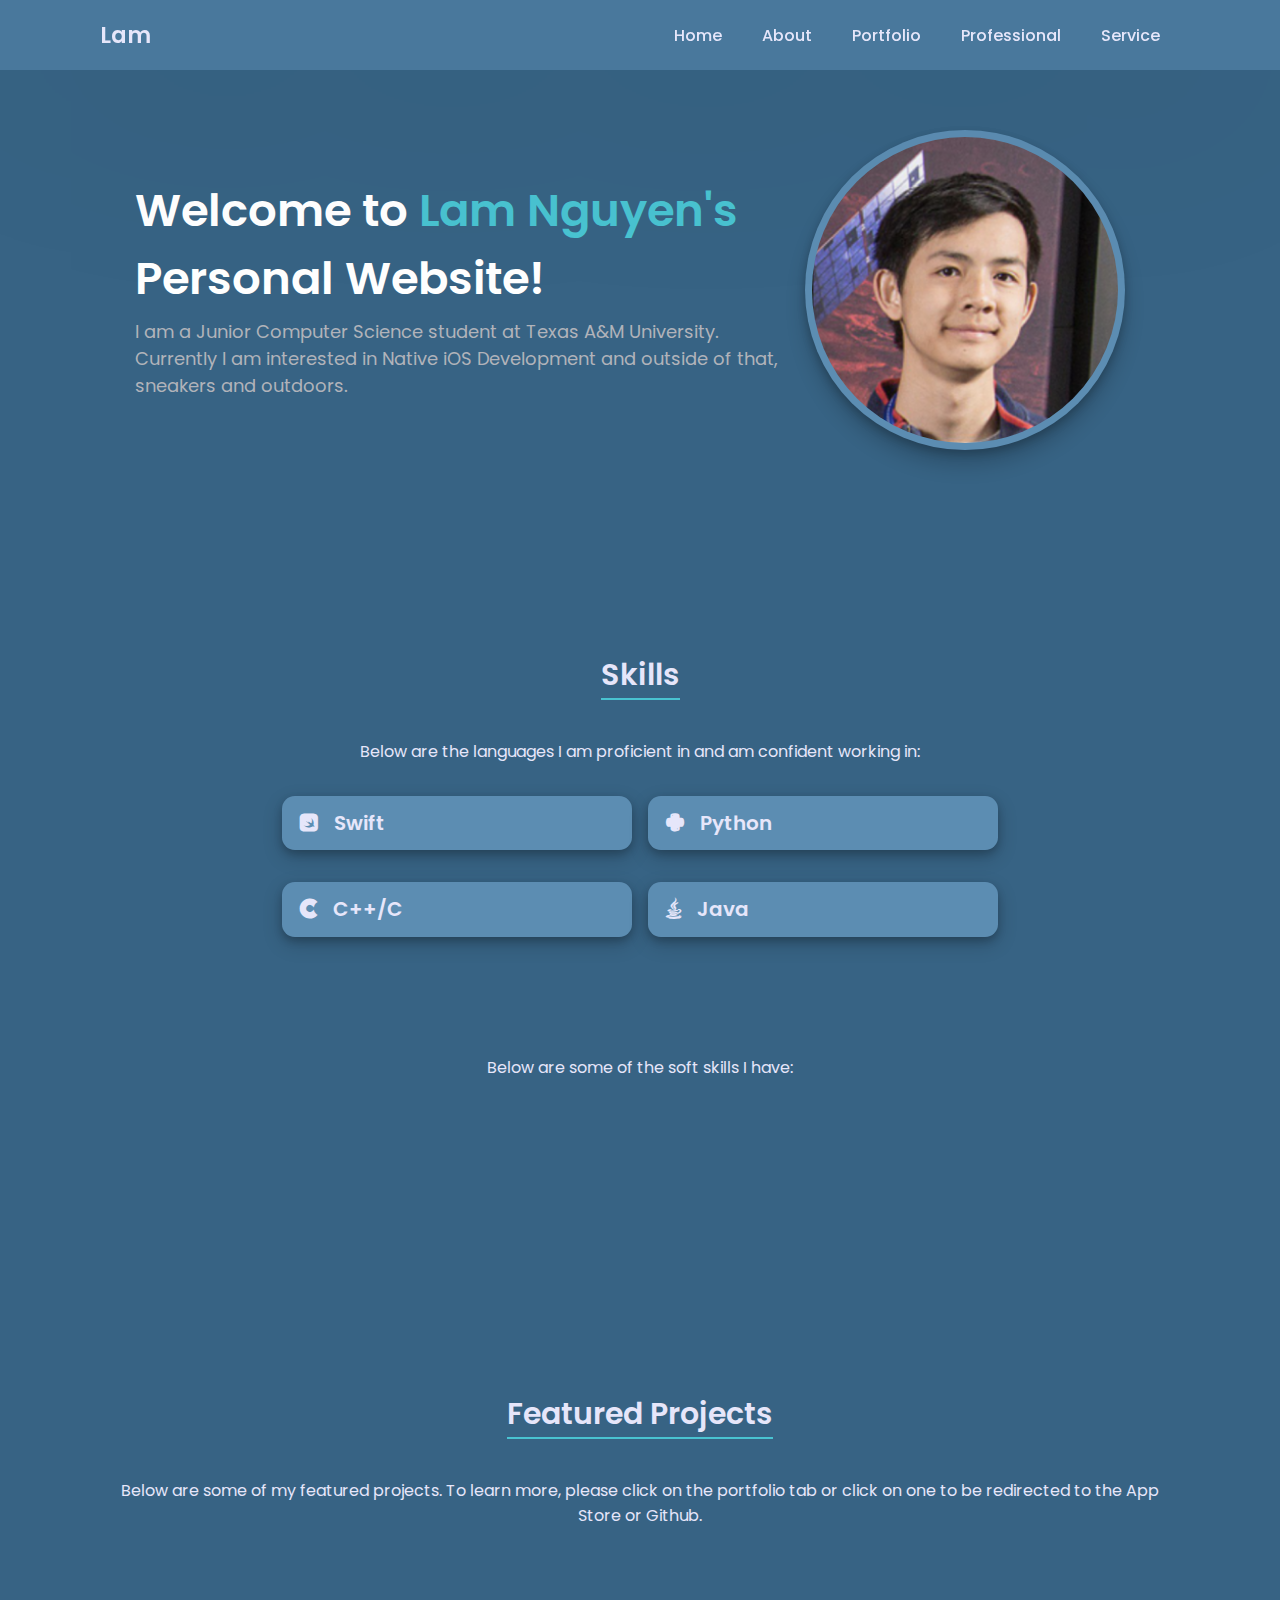
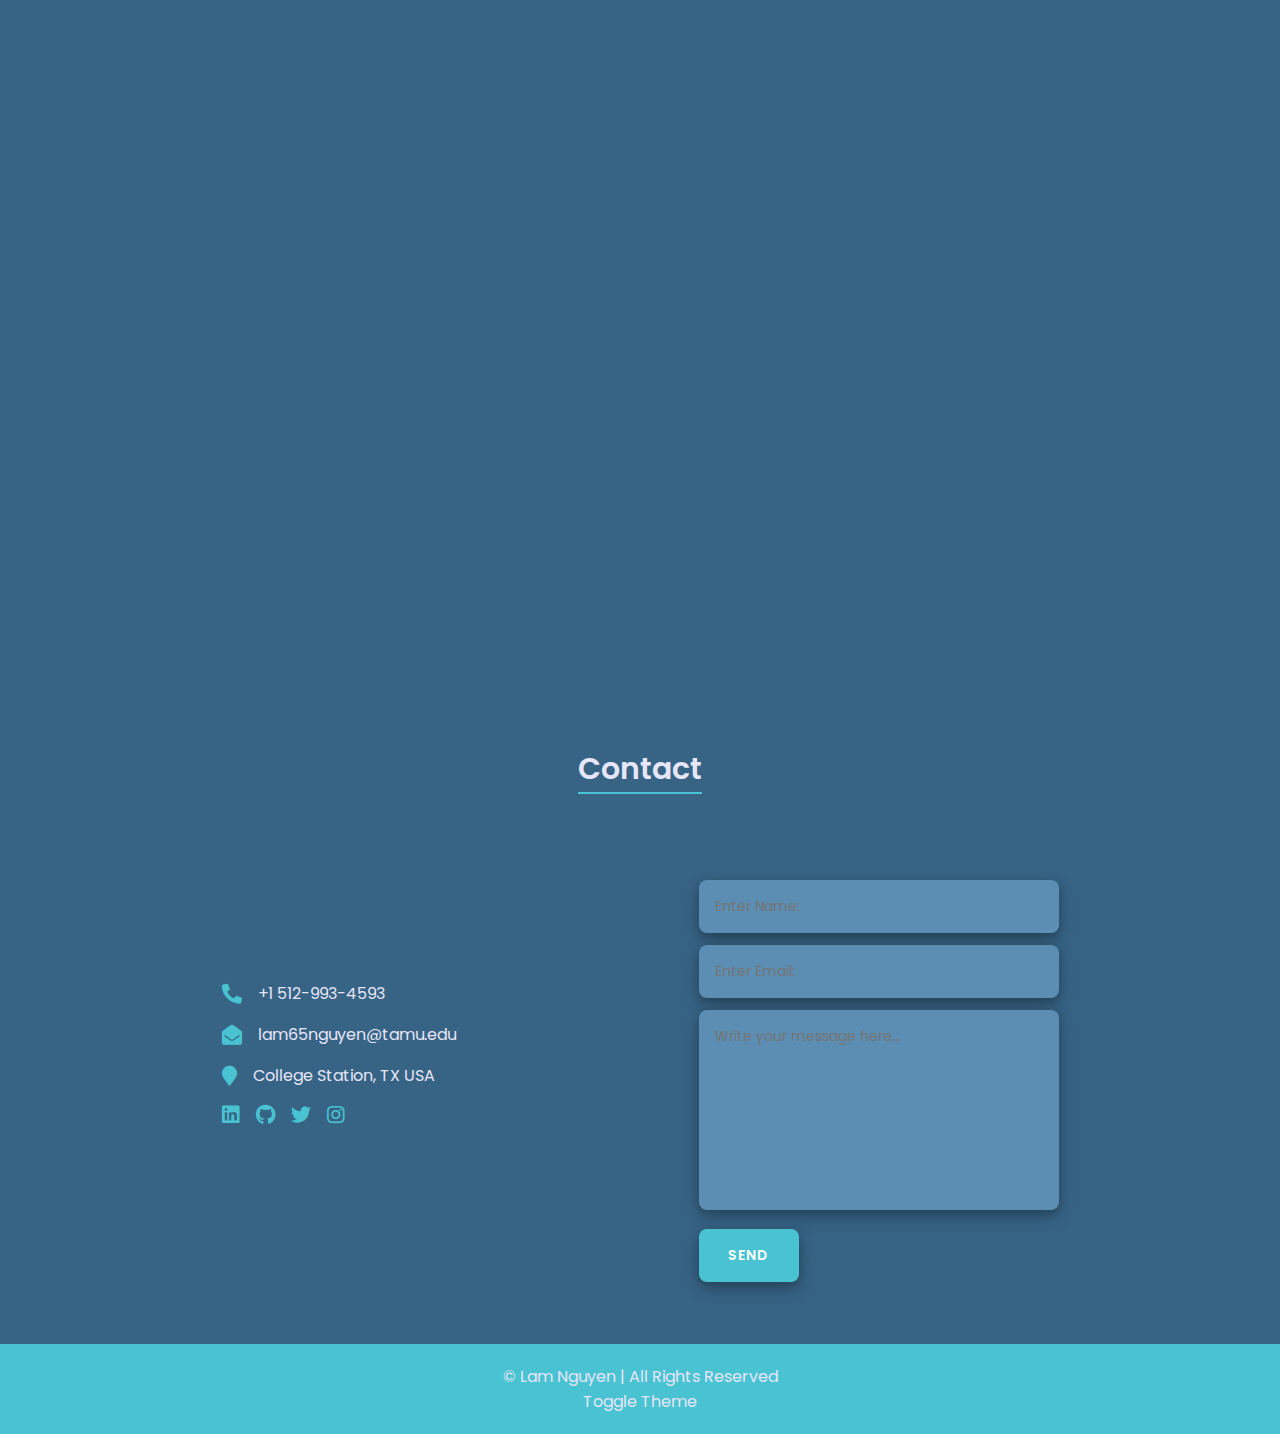
<file: index.html>
<!-- Useful Links -->
<!-- Animations: https://www.w3schools.com/js/js_htmldom_animate.asp -->

<!DOCTYPE html>
<html>
    <head>
        <meta charset="utf-8">
        <meta name="viewport" content="width=device-width, initial-scale=1.0">
        <title> Welcome to Lam's Personal Website</title>
        <link rel="stylesheet" href="css/style.css" id="theme">
        <link rel="stylesheet" href="https://cdnjs.cloudflare.com/ajax/libs/font-awesome/5.15.4/css/all.min.css" integrity="sha512-1ycn6IcaQQ40/MKBW2W4Rhis/DbILU74C1vSrLJxCq57o941Ym01SwNsOMqvEBFlcgUa6xLiPY/NS5R+E6ztJQ==" crossorigin="anonymous" />
    </head>
    <body>
 
        <!-- Banner -->
        <header id="header"> 
            <a href="index.html" class="logo"> Lam </a>
            <div id="menu-icon" class="fas fa-bars"></div>
            
            <ul class="navbar">
                <li> <a href="index.html"> Home </a></li>
                <li> <a href="about.html"> About </a></li>
                <li> <a href="portfolio.html"> Portfolio </a> </li>
                <li> <a href="professional.html"> Professional</a></li>
                <li> <a href="service.html"> Service </a></li>
            </ul>
        </header>

        <!-- Home -->
        <section class="home" id="home">
            <div class="home-content">
                <div class="home-text">
                    <h1> Welcome to <span style="color: #49C3D1;">Lam Nguyen's</span> <br> Personal Website! </h1>
                    <p> I am a Junior Computer Science student at Texas A&M University. Currently I am interested in Native iOS Development and outside of that, sneakers and outdoors. </p>
                </div>

                <div class="home-img">
                    <img src="img/profPic.png" alt="Profile Picture" class="profilePic" style="box-shadow: 0 4px 8px 0 rgba(0, 0, 0, 0.2), 0 15px 20px 0 rgba(0, 0, 0, 0.19);">
                </div>
            </div>
        </section>

        <!-- Skills -->
        <section class="skills" id="skills">
            <div class="heading">
                <h1>Skills</h1> 
            </div>
            <div class="skills-text">
                <p> Below are the languages I am proficient in and am confident working in: </p>
            </div>
            
            <!-- Technical Skills content -->
            <div class="skills-content">
                <div class="skills-box slideanim">
                    <i class="fab fa-swift"> <h3> Swift </h3></i>
                </div>
                <div class="skills-box slideanim">
                    <i class="fab fa-python"> <h3> Python  </h3></i>
                </div>
                <div class="skills-box slideanim">
                    <i class="fab fa-cuttlefish"> <h3> C++/C </h3></i>
                </div>
                <div class="skills-box slideanim">
                    <i class="fab fa-java"> <h3> Java </h3></i>
                </div>
                <div class="skills-box slideanim">
                    <i class="fab fa-html5"> <h3> HTML </h3></i>
                </div>
                <div class="skills-box slideanim">
                    <i class="fab fa-css3"> <h3> CSS </h3></i>
                </div>
            </div>

            <!-- Soft Skills content -->
            <div class="soft-skills-text">
                <p> Below are some of the soft skills I have: </p>
            </div>

            <div class="soft-skills-content">
                <div class="skills-box slideanim">
                    <i class="fas fa-assistive-listening-systems"> <h3> Actively listening </h3></i>
                </div>
                <div class="skills-box slideanim">
                    <i class="fas fa-clipboard-check"> <h3> Responsible </h3></i>
                </div>
                <div class="skills-box slideanim">
                    <i class="fas fa-running"> <h3> Motivated </h3></i>
                </div>
                <div class="skills-box slideanim">
                    <i class="fas fa-exclamation"> <h3> Strong Bias for Action </h3></i>
                </div>
            </div>

        </section>
        
        <!-- Portfolio -->
        <section class="portfolio" id="portfolio">
            <div class="heading">
                <h1>Featured Projects</h1>
            </div>
            <div class="portfolio-text">
                <p> Below are some of my featured projects. To learn more, please click on the portfolio tab or click on one to be redirected to the App Store or Github. </p>
            </div>

            <!-- Portfolio content -->
            <div class="portfolio-content">
                <!-- All Keys-->
                <div class="p-box slideanim" id="allkeys">
                    <div class="p-img">
                        <img src="img/allpass.png" alt="">
                    </div>
                    <h2> All Keys </h2>
                    <p> Developed and published a password manager app that allows users to store and utilize them via auto fill.</p>
                </div>
                
                <!-- All Fit -->
                <div class="p-box slideanim" id="allfit">
                    <div class="p-img">
                        <img src="img/allfit.png" alt="">
                    </div>
                    <h2> All Fit </h2>
                    <p> Developed and published a simple fitness planning app that allows users to plan workouts with pre-added exercises or add their own.</p>
                </div>

                <!-- All Planned -->
                <div class="p-box slideanim" id="allplanned">
                    <div class="p-img">
                        <img src="img/allplanned.png" alt="">
                    </div>
                    <h2> All Planned </h2>
                    <p> Developed a simple weekly to-do app for TAMUHack 2021 that allows users to more simply plan their week.</p>
                </div>

                <!-- Python Yahtzee Game -->
                <div class="p-box slideanim" id="yahPy">
                    <div class="p-img">
                        <img src="img/pyYah.png" alt="">
                    </div>
                    <h2> Python Yahtzee Game </h2>
                    <p> Developed a GUI-based Yahtzee game using tKinter.</p>
                </div>

            </div>
        </section>

        <!-- Contact -->
        <section class="contact" id="contact">
            <div class="heading">
                <h1>Contact</h1>
            </div>
            <!-- Contact content -->
            <div class="contact-content">
                <div class="contact-info">
                    <!-- Phone -->
                    <div class="info-box">
                        <i class="fas fa-phone-alt"></i>
                        <p>+1 512-993-4593</p>
                    </div>

                    <!-- Email -->
                    <div class="info-box">
                        <i class="fas fa-envelope-open"></i>
                        <p>lam65nguyen@tamu.edu</p>
                    </div>
                    
                    <!-- Location -->
                    <div class="info-box">
                        <i class="fas fa-map-marker"></i>
                        <p>College Station, TX USA</p>
                    </div>

                    <!-- Other Links -->
                    <div class="info-box social">
                        <a href="https://www.linkedin.com/in/lamnguynn/" target="_blank"> <i class="fab fa-linkedin"></i></a>
                        <a href="https://github.com/lamnguynn" target="_blank"><i class="fab fa-github"></i></a>
                        <a href="https://twitter.com/bacmono" target="_blank"><i class="fab fa-twitter"></i></a>
                        <a href="https://www.instagram.com/lamnguynn/" target="_blank"><i class="fab fa-instagram"></i></a>
                    </div>
                </div>
 
                <div class="contact-form">
                    <form action="">
                        <input type="text" placeholder="Enter Name: " id="contact-name">
                        <input type="email" placeholder="Enter Email: " id="contact-email">
                        <textarea name="" id="contact-message" cols="30" rows="10" placeholder="Write your message here..."></textarea>
                        <input type="button" value="Send" class="contact-button">
                    </form>
                </div>
            </div>
        </section>

        <!-- Copyright -->
        <div class="copyright">
            <p>&#169; <a href="secret.html"> Lam Nguyen </a> | All Rights Reserved <br> <p id="toggle"> Toggle Theme </p> </p>
        </div>

        <script src="js/main.js"></script>
    </body>
</html>
</file>
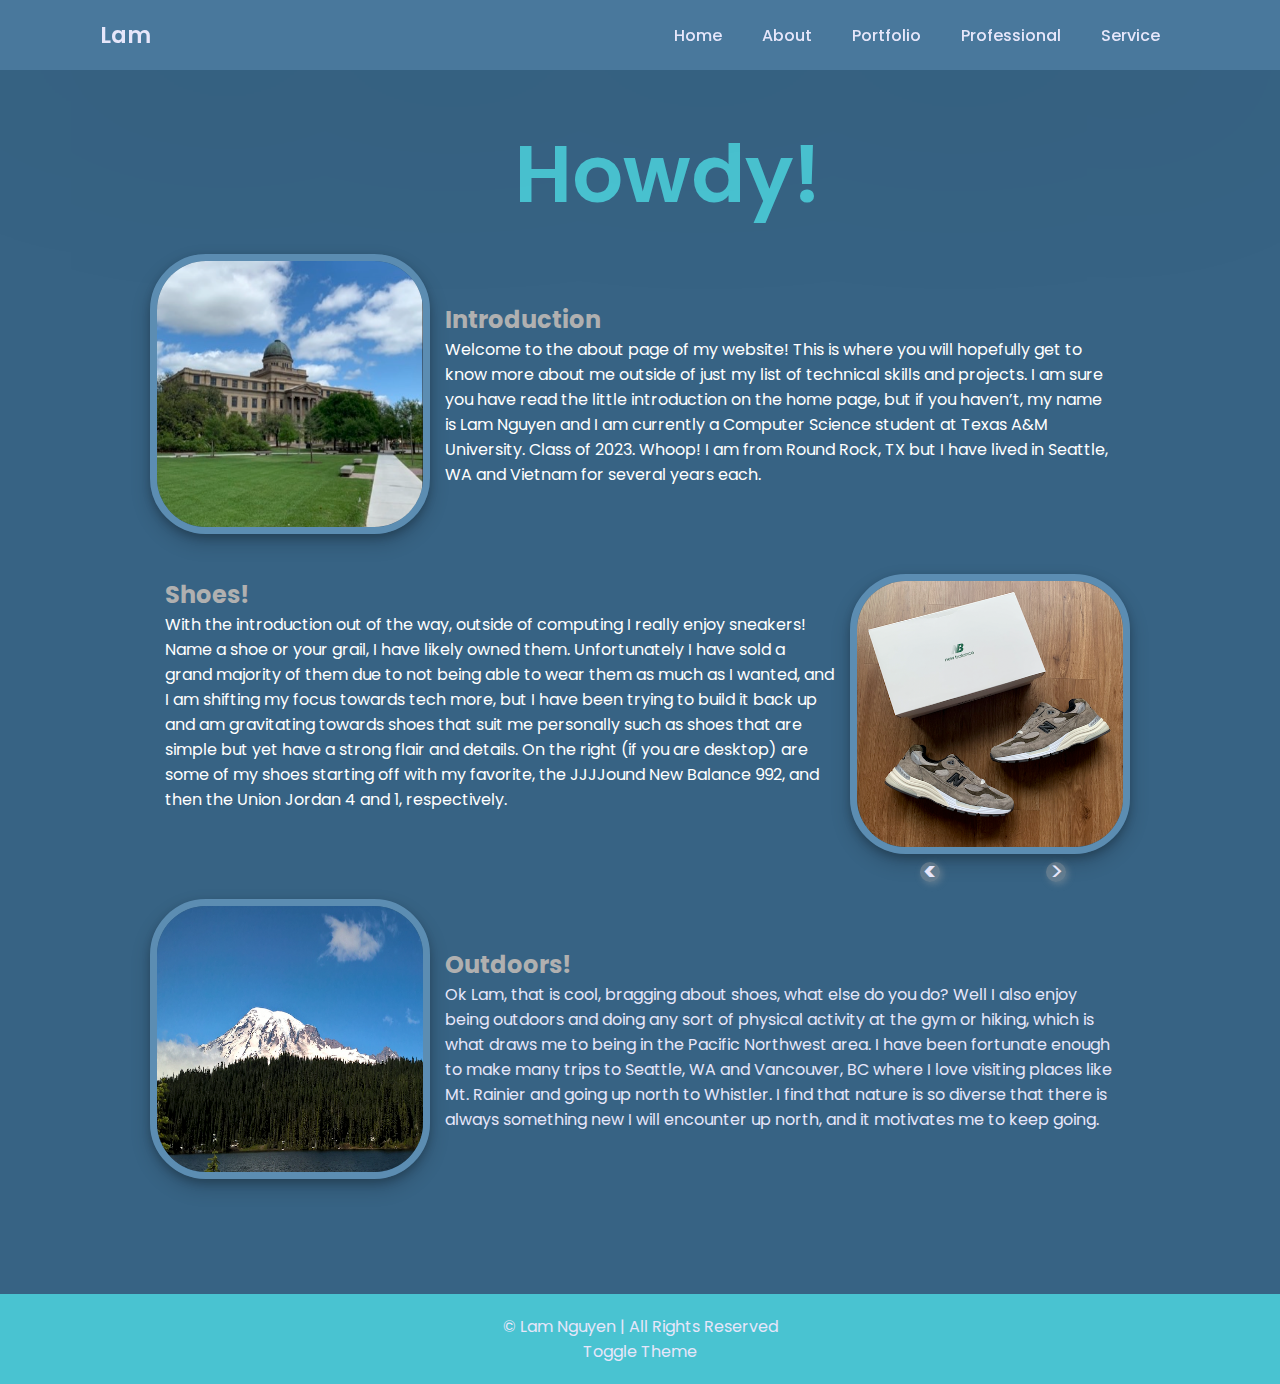
<file: about.html>
<!DOCTYPE html>
<html>
    <head>
        <meta charset="utf-8">
        <meta name="viewport" content="width=device-width, initial-scale=1.0">
        <title> About Lam </title>
        <link rel="stylesheet" href="css/aboutStyle.css" id="theme">
        <link rel="stylesheet" href="https://cdnjs.cloudflare.com/ajax/libs/font-awesome/5.15.4/css/all.min.css" integrity="sha512-1ycn6IcaQQ40/MKBW2W4Rhis/DbILU74C1vSrLJxCq57o941Ym01SwNsOMqvEBFlcgUa6xLiPY/NS5R+E6ztJQ==" crossorigin="anonymous" />
    </head>
    <body>

        <!-- Banner -->
        <header id="header"> 
            <a href="index.html" class="logo"> Lam </a>
            <div id="menu-icon" class="fas fa-bars"></div>
            
            <ul class="navbar">
                <li> <a href="index.html"> Home </a></li>
                <li> <a href="about.html"> About </a></li>
                <li> <a href="portfolio.html"> Portfolio </a> </li>
                <li> <a href="professional.html"> Professional</a></li>
                <li> <a href="service.html"> Service </a></li>
            </ul> 
        </header> 

        <!-- Bio -->
        <section class="bio" id="bio">
            <div class="bio-content">
                <div class="bio-text">
                    <h1 style="color: #49C3D1; text-align: center;"> Howdy!</h1>
                
                    <div class="bio-box" style="margin: 20px 0;">
                        <img src="img/tamu.png" alt="school" style="border-radius: 3.5rem; width: 280px; height: 280px; border: 7px solid #5C8DB2; box-shadow: 0 4px 8px 0 rgba(0, 0, 0, 0.2), 0 9px 20px 0 rgba(0, 0, 0, 0.19);"> 
                        <div class="service-text">
                            <h2 style="color: #B0B0B0;"> Introduction </h2>
                            <p style="color: white;">
                                Welcome to the about page of my website! This is where you will hopefully get to know more about me outside of just my list of technical skills and projects. I am sure you have read the little introduction on the home page, but if you haven’t, my name is Lam Nguyen and I am currently a Computer Science student at Texas A&M University. Class of 2023. Whoop! I am from Round Rock, TX but I have lived in Seattle, WA and Vietnam for several years each. 
                            </p>
                        </div>
                    </div>

                    <div class="bio-box" style="margin: 15px 0;"> 
                        <div class="service-text">
                            <h2 style="color: #B0B0B0;"> Shoes! </h2>
                            <p style="color: white;"> 
                                With the introduction out of the way, outside of computing I really enjoy sneakers! Name a shoe or your grail, I have likely owned them. Unfortunately I have sold a grand majority of them due to not being able to wear them as much as I wanted, and I am shifting my focus towards tech more, but I have been trying to build it back up and am gravitating towards shoes that suit me personally such as shoes that are simple but yet have a strong flair and details. On the right (if you are desktop) are some of my shoes starting off with my favorite, the JJJJound New Balance 992, and then the Union Jordan 4 and 1, respectively.
                            </p>
                        </div>
                        
                        <div class="slideshow-container">
                            <div class="slideshow">
                                <div class="item main fade">
                                    <img src="img/shoes1.png" style="border-radius: 3.5rem; width: 280px; height: 280px; border: 7px solid #5C8DB2; box-shadow: 0 4px 8px 0 rgba(0, 0, 0, 0.2), 0 9px 20px 0 rgba(0, 0, 0, 0.19);" alt="shoe1"/>
                                  </div>
                              <div class="item fade">
                                    <img src="img/shoe2.png" style="border-radius: 3.5rem; width: 280px; height: 280px; border: 7px solid #5C8DB2; box-shadow: 0 4px 8px 0 rgba(0, 0, 0, 0.2), 0 9px 20px 0 rgba(0, 0, 0, 0.19);" alt="shoe2"/>
                                  </div>
                                <div class="item fade">
                                    <img src="img/shoe3.png" style="border-radius: 3.5rem; width: 280px; height: 280px; border: 7px solid #5C8DB2; box-shadow: 0 4px 8px 0 rgba(0, 0, 0, 0.2), 0 9px 20px 0 rgba(0, 0, 0, 0.19);" alt="shoe3"/>
                                </div>      
                            </div>
                            <div class="navigation">
                                <div class="prev nav-btn"><</div>
                                <div class="next nav-btn">></div>
                            </div>
                        </div>

                    </div>

                    <div class="bio-box" style="margin: 65px 0;"> 
                        <img src="img/rainier.png" alt="Rainier" style="border-radius: 3.5rem; width: 280px; height: 280px; border: 7px solid #5C8DB2; box-shadow: 0 4px 8px 0 rgba(0, 0, 0, 0.2), 0 9px 20px 0 rgba(0, 0, 0, 0.19);">
                        <div class="service-text">
                            <h2 style="color: #B0B0B0;"> Outdoors!</h2>
                            <p>  
                                Ok Lam, that is cool, bragging about shoes, what else do you do? Well I also enjoy being outdoors and doing any sort of physical activity at the gym or hiking, which is what draws me to being in the Pacific Northwest area. I have been fortunate enough to make many trips to Seattle, WA and Vancouver, BC where I love visiting places like Mt. Rainier and going up north to Whistler. I find that nature is so diverse that there is always something new I will encounter up north, and it motivates me to keep going. 
                            </p>
                        </div>
                    </div>
                </div>
            </div>
        </section>

        <!-- Copyright -->
        <div class="copyright">
            <p>&#169; <a href="secret.html"> Lam Nguyen </a> | All Rights Reserved <br> <p id="toggle"> Toggle Theme </p> </p>
        </div>

        <script src="js/about.js"></script>
    </body>
</html>
</file>
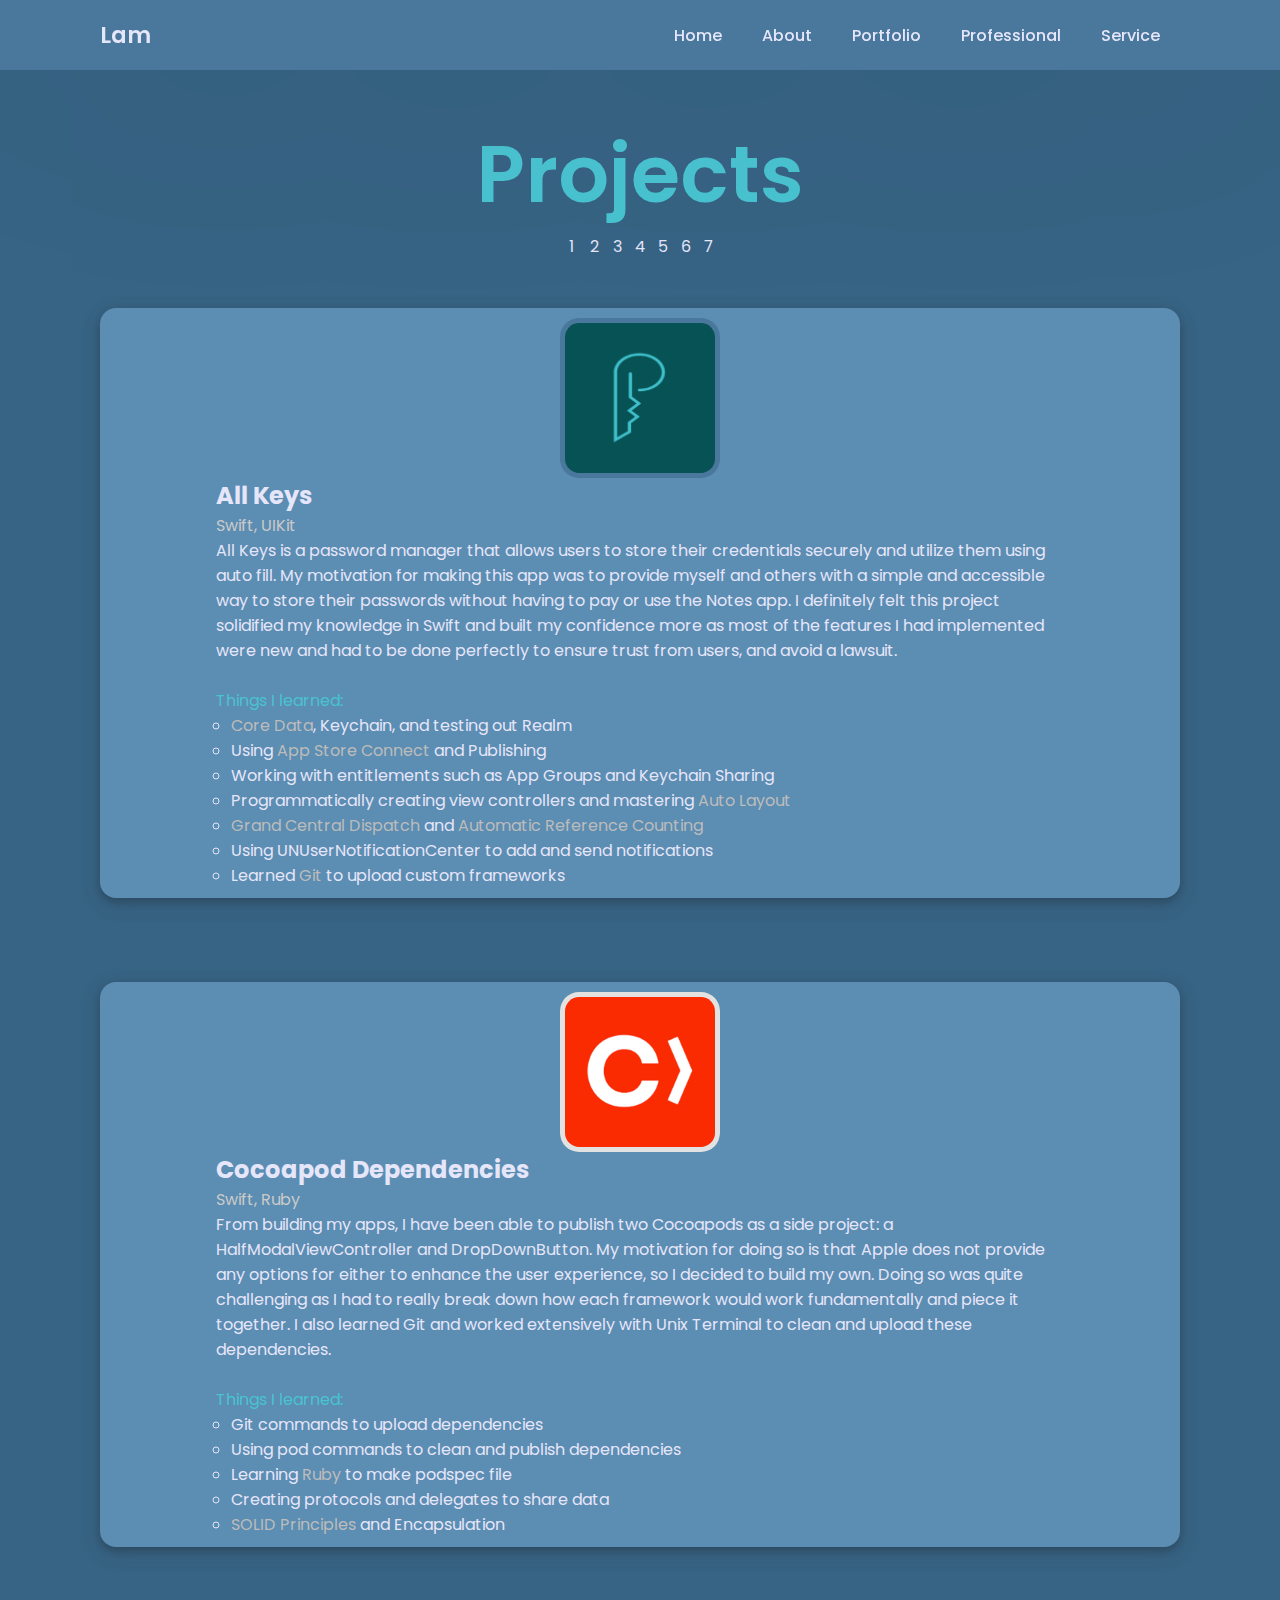
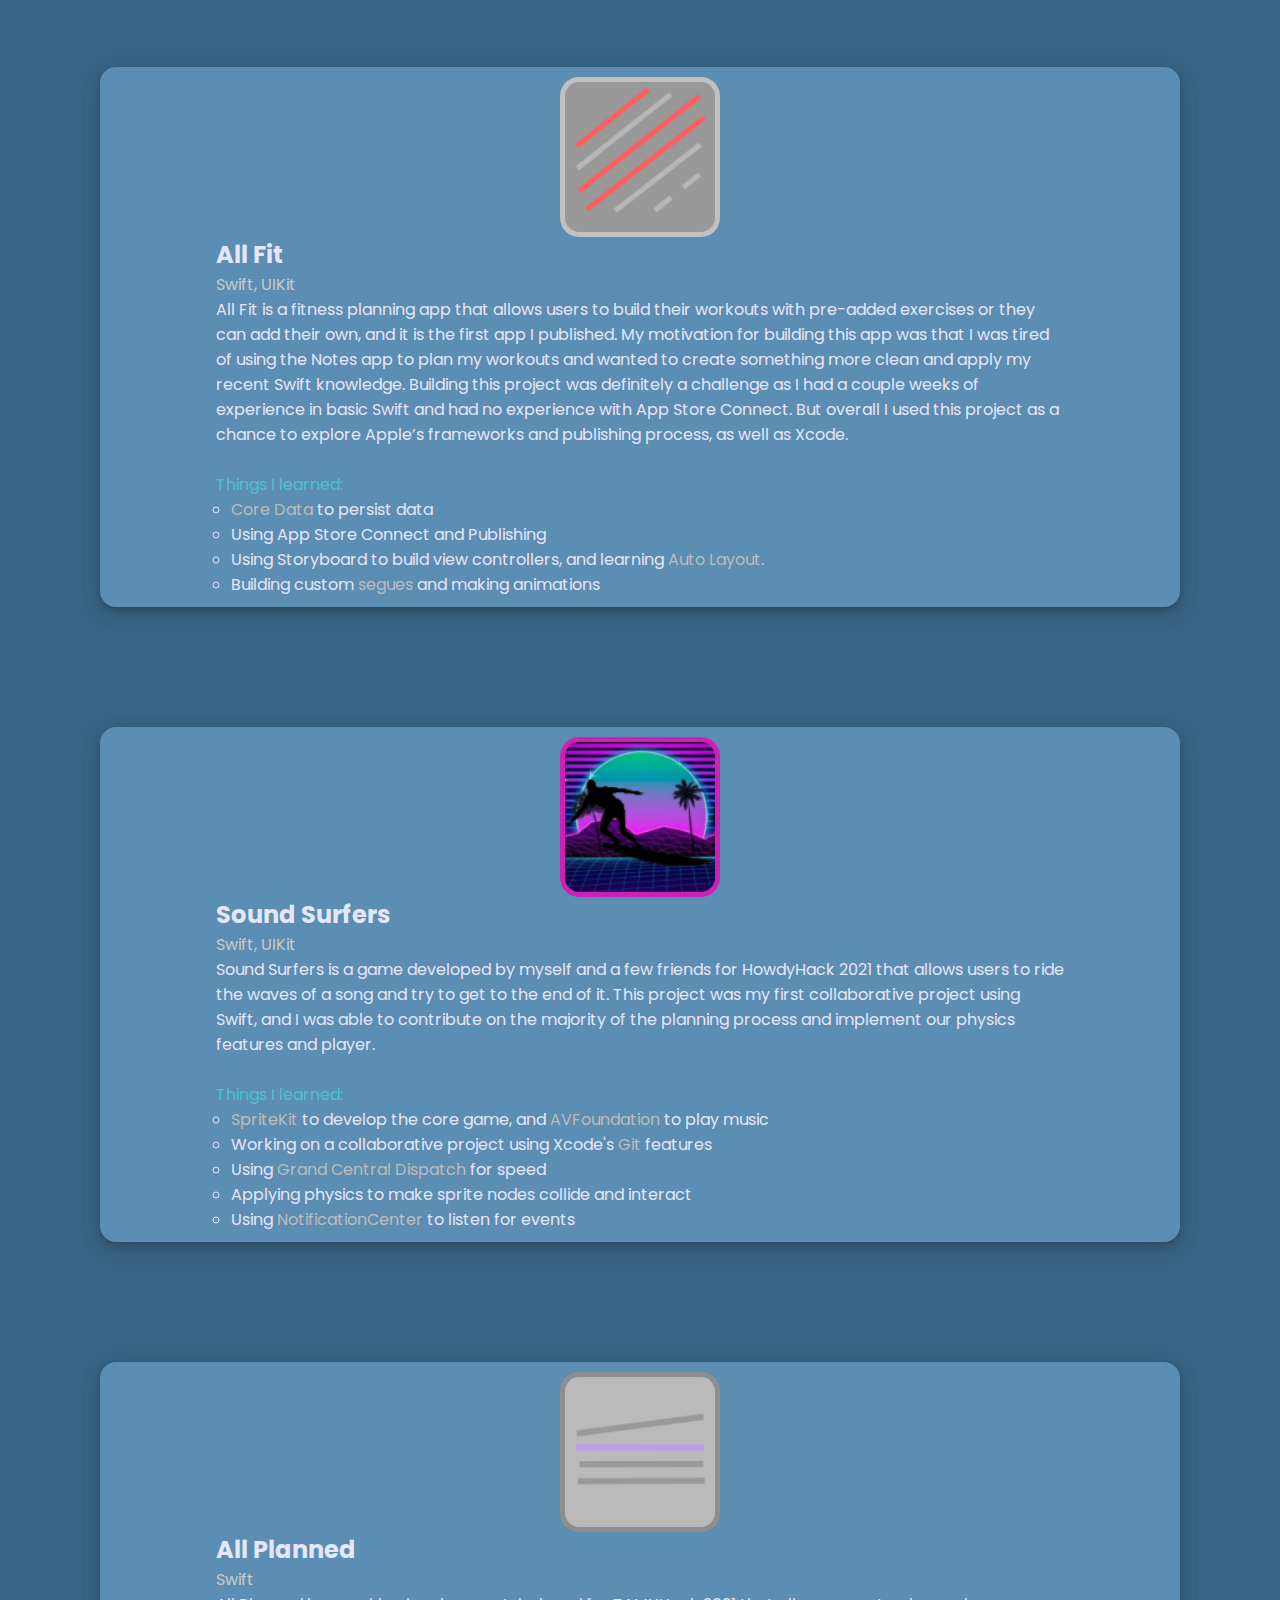
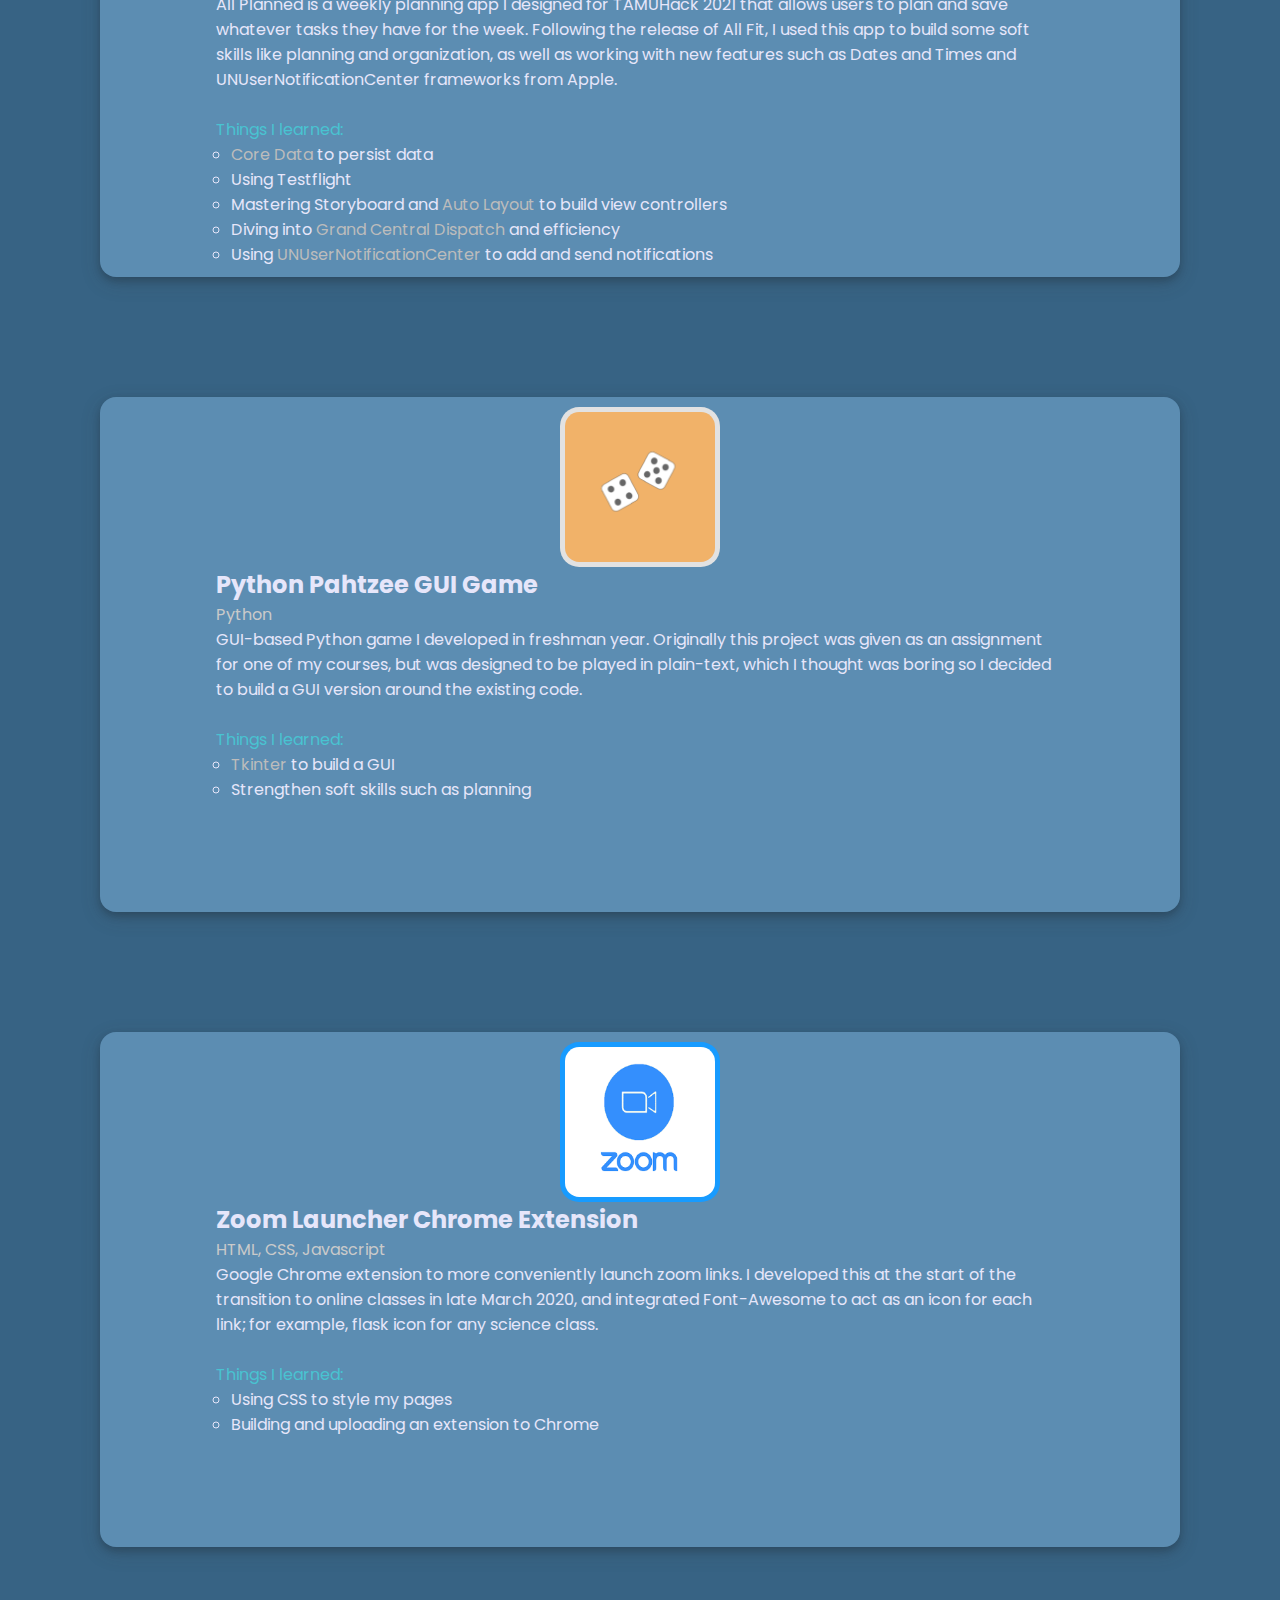
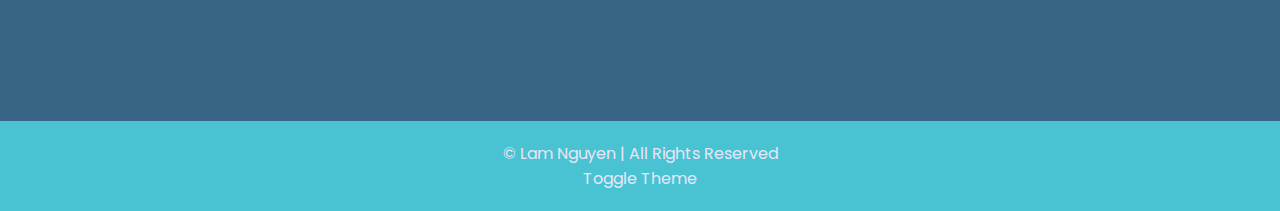
<file: portfolio.html>
<!DOCTYPE html>
<html>
    <head>
        <meta charset="utf-8">
        <meta name="viewport" content="width=device-width, initial-scale=1.0">
        <title> Lam's Portfolio </title>
        <link rel="stylesheet" href="css/portfolioStyle.css" id="theme">
        <link rel="stylesheet" href="https://cdnjs.cloudflare.com/ajax/libs/font-awesome/5.15.4/css/all.min.css" integrity="sha512-1ycn6IcaQQ40/MKBW2W4Rhis/DbILU74C1vSrLJxCq57o941Ym01SwNsOMqvEBFlcgUa6xLiPY/NS5R+E6ztJQ==" crossorigin="anonymous" />
    </head>

    <body> 

        <!-- Banner -->
        <header> 
            <a href="index.html" class="logo"> Lam </a>
            <div id="menu-icon" class="fas fa-bars"></div>
            
            <ul class="navbar">
                <li> <a href="index.html"> Home </a></li>
                <li> <a href="about.html"> About </a></li>
                <li> <a href="portfolio.html"> Portfolio </a> </li>
                <li> <a href="professional.html"> Professional</a></li>
                <li> <a href="service.html"> Service </a></li>
            </ul>
        </header>

        <!-- Projects -->
        <section class="projects" id="projects">
            <div class="projects-content">
                <h1 style="color: #49C3D1; text-align: center;">Projects</h1>
                
                <!-- Dots -->
                <div style="text-align:center">
                    <span class="dot" onclick="currentSlide(1)">1</span>
                    <span class="dot" onclick="currentSlide(2)">2</span>
                    <span class="dot" onclick="currentSlide(3)">3</span>
                    <span class="dot" onclick="currentSlide(4)">4</span>
                    <span class="dot" onclick="currentSlide(5)">5</span>
                    <span class="dot" onclick="currentSlide(6)">6</span>
                    <span class="dot" onclick="currentSlide(7)">7</span>
                    <br> <br>
                  </div>

                <!-- All Keys -->
                <div class="projects-box" id="allpass">
                    <img src="img/allpass.png" style="border-radius: 1.2rem; width: 160px; height: 160px; padding: 5px; background: #49789C;">

                    <div class="box-texts">
                        <h2> All Keys </h2>
                        <p style="color: #CACACA;"> Swift, UIKit </p>
                        <p> 
                            All Keys is a password manager that allows users to store their credentials securely and utilize them using auto fill. My motivation for making this app was to provide myself and others with a simple and accessible way to store their passwords without having to pay or use the Notes app. I definitely felt this project solidified my knowledge in Swift and built my confidence more as most of the features I had implemented were new and had to be done perfectly to ensure trust from users, and avoid a lawsuit. 
                            <br><br>
                            <span style="color: #49C3D1;"> Things I learned: </span>
                        </p>
                        <ul class="learned" style="list-style: square;">
                            <li> <span style="color:#BCBCBC">Core Data</span>, Keychain, and testing out Realm </li>
                            <li> Using <span style="color:#BCBCBC">App Store Connect</span> and Publishing</li>
                            <li> Working with entitlements such as App Groups and Keychain Sharing </li>
                            <li> Programmatically creating view controllers and mastering <span style="color: #BCBCBC"> Auto Layout</span> </li>
                            <li> <span style="color:#BCBCBC">Grand Central Dispatch</span> and <span style="color:#BCBCBC">Automatic Reference Counting</span> </li>
                            <li> Using UNUserNotificationCenter to add and send notifications </li>
                            <li> Learned <span style="color:#BCBCBC">Git</span> to upload custom frameworks</li>
                        </ul>
                    </div>
                </div>

                <!-- Cocoapods -->
                <div class="projects-box" id="cocoapod" style="margin: 60px 0;">
                    <img src="img/cocoapods.png" style="border-radius: 1.2rem; width: 160px; height: 160px; padding: 5px; background: #E2E2E2;">

                    <div class="box-texts">
                        <h2> Cocoapod Dependencies </h2>
                        <p style="color: #CACACA;"> Swift, Ruby </p>
                        <p> 
                            From building my apps, I have been able to publish two Cocoapods as a side project: a HalfModalViewController and DropDownButton. My motivation for doing so is that Apple does not provide any options for either to enhance the user experience, so I decided to build my own. Doing so was quite challenging as I had to really break down how each framework would work fundamentally and piece it together. I also learned Git and worked extensively with Unix Terminal to clean and upload these dependencies. 
                            <br><br>
                            <span style="color: #49C3D1;"> Things I learned: </span>
                        </p>
                        <ul class="learned" style="list-style: square;">
                            <li> Git commands to upload dependencies </li>
                            <li> Using pod commands to clean and publish dependencies </li>
                            <li> Learning <span style="color:#BCBCBC">Ruby</span> to make podspec file </li>
                            <li> Creating protocols and delegates to share data </li>
                            <li> <span style="color:#BCBCBC">SOLID Principles</span> and Encapsulation </li>
                        </ul>
                    </div>
                </div>

                <!-- All Fit-->
                <div class="projects-box" id="allfit" style="margin: 60px 0;">
                    <img src="img/allfit.png" style="border-radius: 1.2rem; width: 160px; height: 160px; padding: 5px; background: #C1C1C1;">

                    <div class="box-texts">
                        <h2> All Fit </h2>
                        <p style="color: #CACACA;"> Swift, UIKit </p>
                        <p> 
                            All Fit is a fitness planning app that allows users to build their workouts with pre-added exercises or they can add their own, and it is the first app I published. My motivation for building this app was that I was tired of using the Notes app to plan my workouts and wanted to create something more clean and apply my recent Swift knowledge. Building this project was definitely a challenge as I had a couple weeks of experience in basic Swift and had no experience with App Store Connect. But overall I used this project as a chance to explore Apple’s frameworks and publishing process, as well as Xcode.
                            <br><br>
                            <span style="color: #49C3D1;"> Things I learned: </span>
                        </p>
                        <ul class="learned" style="list-style: square;">
                            <li> <span style="color:#BCBCBC">Core Data</span> to persist data </li>
                            <li> Using App Store Connect and Publishing</li>
                            <li> Using Storyboard to build view controllers, and learning <span style="color:#BCBCBC">Auto Layout.</span> </li>
                            <li> Building custom <span style="color:#BCBCBC">segues</span> and making animations </li>
                        </ul>
                    </div>
                </div>
                
                <!-- Sound Surfers -->
                <div class="projects-box" id="sound-surfers" style="margin: 60px 0;">
                    <img src="img/sound-surfers.png" style="border-radius: 1.2rem; width: 160px; height: 160px; padding: 5px; background: #CD21B6;">

                    <div class="box-texts">
                        <h2> Sound Surfers </h2>
                        <p style="color: #CACACA;"> Swift, UIKit </p>
                        <p> 
                            Sound Surfers is a game developed by myself and a few friends for HowdyHack 2021 that allows users to ride the waves of a song and try to get to the end of it. This project was my first collaborative project using Swift, and I was able to contribute on the majority of the planning process and implement our physics features and player. 
                            <br><br>
                            <span style="color: #49C3D1;"> Things I learned: </span>
                        </p>
                        <ul class="learned" style="list-style: square;">
                            <li> <span style="color:#BCBCBC">SpriteKit</span> to develop the core game, and <span style="color:#BCBCBC">AVFoundation</span> to play music </li>
                            <li> Working on a collaborative project using Xcode's <span style="color:#BCBCBC">Git</span> features </li>
                            <li> Using <span style="color:#BCBCBC">Grand Central Dispatch</span> for speed </li>
                            <li> Applying physics to make sprite nodes collide and interact </li>
                            <li> Using <span style="color:#BCBCBC">NotificationCenter</span> to listen for events </li>
                        </ul> 
                    </div>
                </div>

                <!-- All Planned-->
                <div class="projects-box" id="allplanned" style="margin: 60px 0;">
                    <img src="img/allplanned.png" style="border-radius: 1.2rem; width: 160px; height: 160px; padding: 5px; background: #8E8E8E;">

                    <div class="box-texts">
                        <h2> All Planned </h2>
                        <p style="color: #CACACA;"> Swift </p>
                        <p> 
                            All Planned is a weekly planning app I designed for TAMUHack 2021 that allows users to plan and save whatever tasks they have for the week. Following the release of All Fit, I used this app to build some soft skills like planning and organization, as well as working with new features such as Dates and Times and UNUserNotificationCenter frameworks from Apple.
                            <br><br>
                            <span style="color: #49C3D1;"> Things I learned: </span>
                        </p>
                        <ul class="learned" style="list-style: square;">
                            <li> <span style="color:#BCBCBC">Core Data</span> to persist data </li>
                            <li> Using Testflight </li>
                            <li> Mastering Storyboard and <span style="color:#BCBCBC">Auto Layout</span> to build view controllers </li>
                            <li> Diving into <span style="color:#BCBCBC">Grand Central Dispatch</span> and efficiency </li>
                            <li> Using <span style="color:#BCBCBC">UNUserNotificationCenter</span> to add and send notifications </li>
                        </ul>
                    </div>
                </div>

                <!-- Python Yah -->
                <div class="projects-box" id="yah" style="margin: 60px 0;">
                    <img src="img/pyYah.png" style="border-radius: 1.2rem; width: 160px; height: 160px; padding: 5px; background: #E2E2E2;">

                    <div class="box-texts">
                        <h2> Python Pahtzee GUI Game  </h2>
                        <p style="color: #CACACA;"> Python</p>
                        <p> 
                            GUI-based Python game I developed in freshman year. Originally this project was given as an assignment for one of my courses, but was designed to be played in plain-text, which I thought was boring so I decided to build a GUI version around the existing code.
                            <br><br>
                            <span style="color: #49C3D1;"> Things I learned: </span>
                        </p>
                        <ul class="learned" style="list-style: square;">
                            <li> <span style="color:#BCBCBC">Tkinter</span> to build a GUI </li> 
                            <li> Strengthen soft skills such as planning</li>                         
                        </ul>
                        <br>
                        <br>
                        <br>
                        <br>
                    </div>
                </div>

                <!-- Zoom Launcher Chrome Extension -->
                <div class="projects-box" id="zoom-launch" style="margin: 60px 0;">
                    <img src="img/zoom.png" style="border-radius: 1.2rem; width: 160px; height: 160px; padding: 5px; background: #179BFF;">

                    <div class="box-texts">
                        <h2> Zoom Launcher Chrome Extension  </h2>
                        <p style="color: #CACACA;"> HTML, CSS, Javascript </p>
                        <p> 
                            Google Chrome extension to more conveniently launch zoom links. I developed this at the start of the transition to online classes in late March 2020, and integrated Font-Awesome to act as an icon for each link; for example, flask icon for any science class. 
                            <br><br>
                            <span style="color: #49C3D1;"> Things I learned: </span>
                        </p>
                        <ul class="learned" style="list-style: square;">
                            <li> Using CSS to style my pages</li>
                            <li> Building and uploading an extension to Chrome </li>
                        </ul>
                        <br>
                        <br>
                        <br>
                        <br>
                    </div>
                </div>
            </div>
        </section>

        <!-- Copyright -->
        <div class="copyright">
            <p>&#169; <a href="secret.html"> Lam Nguyen </a> | All Rights Reserved <br> <p id="toggle"> Toggle Theme </p> </p>
        </div>

        <script src="js/portfolio.js"></script>
    </body>
</html>
</file>
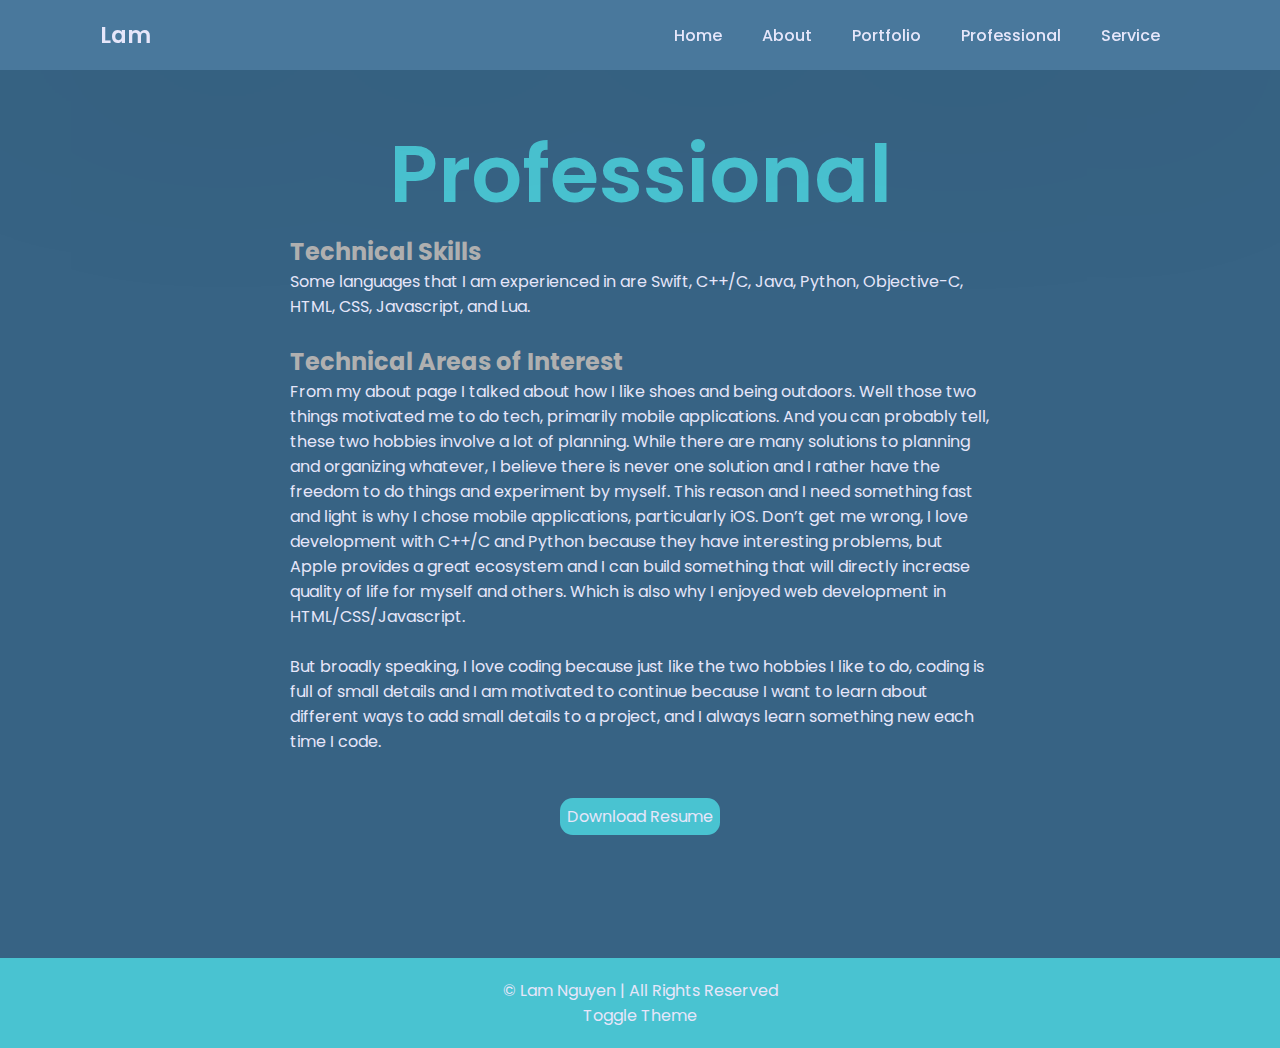
<file: professional.html>
<!DOCTYPE html>
<html>
    <head>
        <meta charset="utf-8">
        <meta name="viewport" content="width=device-width, initial-scale=1.0">
        <title> Lam's Professional </title>
        <link rel="stylesheet" href="css/professional.css" id="theme">
        <link rel="stylesheet" href="https://cdnjs.cloudflare.com/ajax/libs/font-awesome/5.15.4/css/all.min.css" integrity="sha512-1ycn6IcaQQ40/MKBW2W4Rhis/DbILU74C1vSrLJxCq57o941Ym01SwNsOMqvEBFlcgUa6xLiPY/NS5R+E6ztJQ==" crossorigin="anonymous" />
    </head>

    <body> 

        <!-- Banner -->
        <header> 
            <a href="index.html" class="logo"> Lam </a>
            <div id="menu-icon" class="fas fa-bars"></div>
            
            <ul class="navbar">
                <li> <a href="index.html"> Home </a></li>
                <li> <a href="about.html"> About </a></li>
                <li> <a href="portfolio.html"> Portfolio </a> </li>
                <li> <a href="professional.html"> Professional</a></li>
                <li> <a href="service.html"> Service </a></li>
            </ul>
        </header>

        <!-- Content -->
        <section class="technical-exp" id="technical-exp">
            <div class="technical-content">
                <div class="technical-text">
                    <h1 style="color: #49C3D1; text-align: center;">Professional</h1>
                    
                    <div class="technical-box">
                        <div class="service-text">
                            <h2 style="color: #B0B0B0;"> Technical Skills </h2>
                            <p> 
                               Some languages that I am experienced in are Swift, C++/C, Java, Python, Objective-C, HTML, CSS, Javascript, and Lua. 
                            <br><br>
                            </p>
                        </div>

                    </div>

                    <div class="technical-box">
                        <div class="service-text">
                            <h2 style="color: #B0B0B0;"> Technical Areas of Interest </h2>
                            <p>     
                                From my about page I talked about how I like shoes and being outdoors. Well those two things motivated me to do tech, primarily mobile applications. And you can probably tell, these two hobbies involve a lot of planning. While there are many solutions to planning and organizing whatever, I believe there is never one solution and I rather have the freedom to do things and experiment by myself. This reason and I need something fast and light is why I chose mobile applications, particularly iOS. Don’t get me wrong, I love development with C++/C and Python because they have interesting problems, but Apple provides a great ecosystem and I can build something that will directly increase quality of life for myself and others. Which is also why I enjoyed web development in HTML/CSS/Javascript. 
                                <br><br>
                                But broadly speaking, I love coding because just like the two hobbies I like to do, coding is full of small details and I am motivated to continue because I want to learn about different ways to add small details to a project, and I always learn something new each time I code.
                                <br><br><br>
                            </p>
                        </div>
                    </div>

                    <div class="resume-container" style=" text-align: center;">
                        <a href="lam_nguyen_resume.pdf" download="lam_nguyen_resume" class="resume"> Download Resume </a>
                    </div>
                </div>
            </div>
        </section>

        <!-- Copyright -->
        <div class="copyright">
            <p>&#169; <a href="secret.html"> Lam Nguyen </a> | All Rights Reserved <br> <p id="toggle"> Toggle Theme </p> </p>
        </div>

        <script src="js/professional.js"></script>
    </body>
</html>
</file>
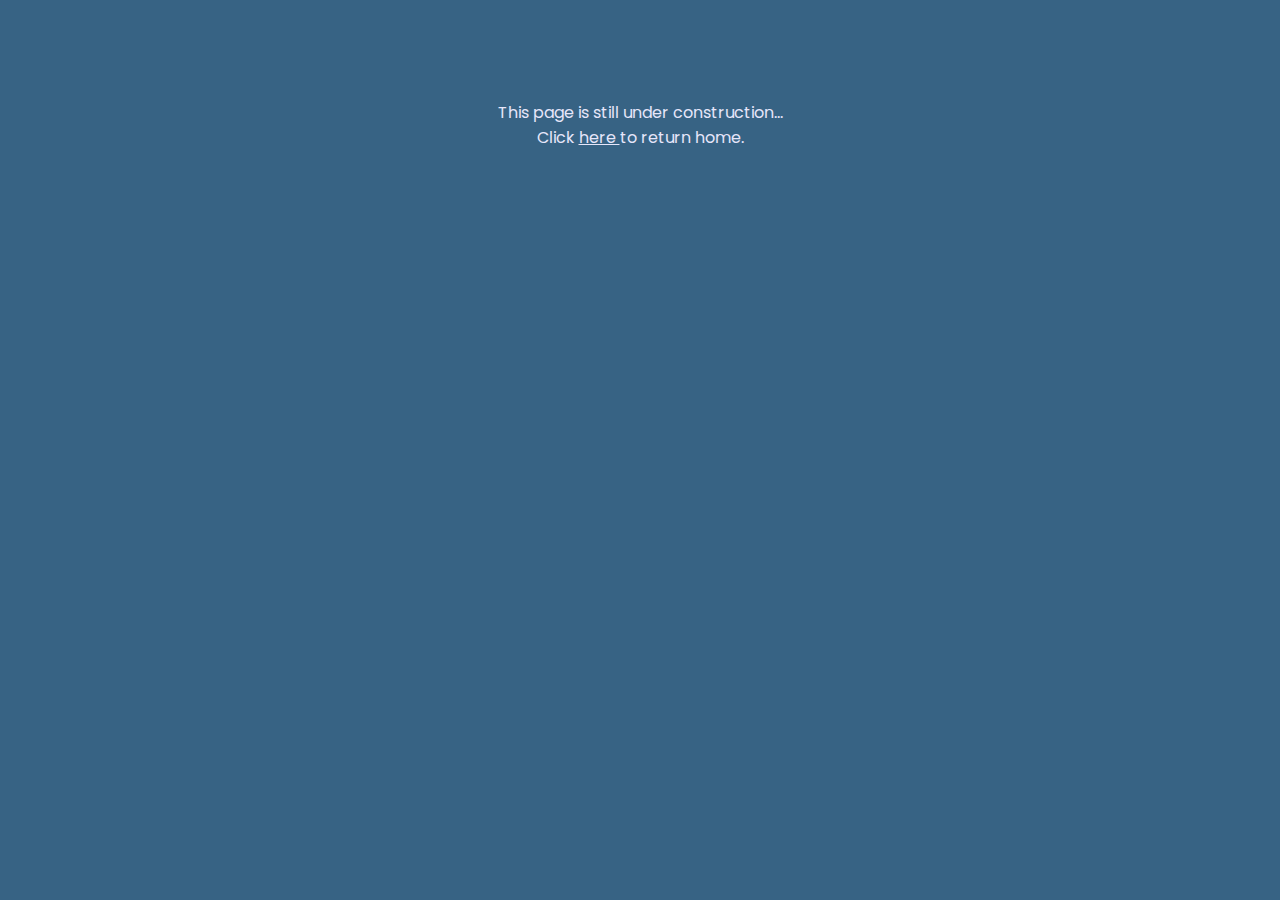
<file: secret.html>
<!DOCTYPE html>
<html>
    <head>
        <meta charset="utf-8">
        <title> Under Development...</title>
        <link rel="stylesheet" href="css/secret.css">
    </head>

    <body>
        <div class="mainText">
            <p> This page is still under construction... </p>
            <p> Click <a href="index.html"> here </a> to return home. </p>
        </div>

        
    </body>
</html>
</file>
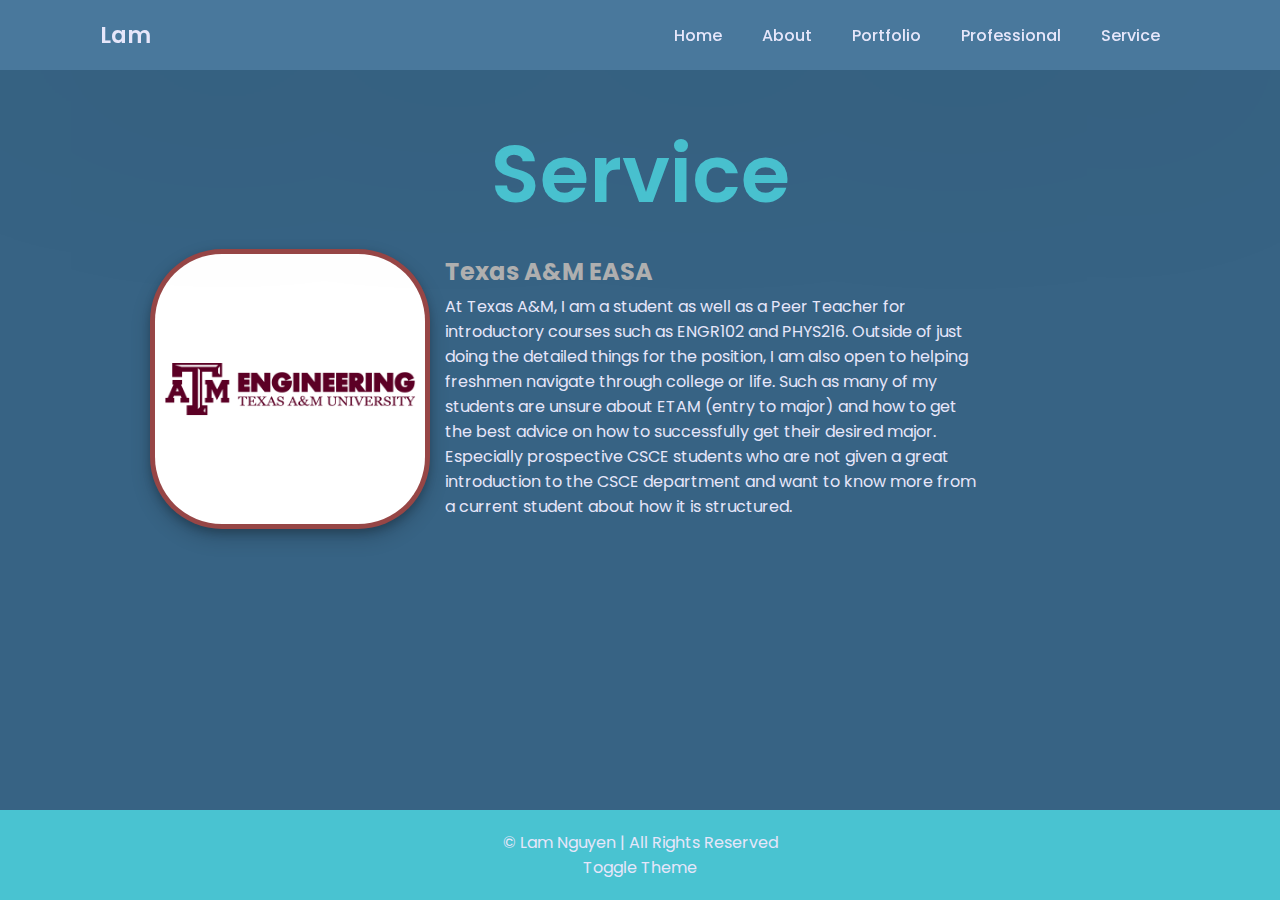
<file: service.html>
<!DOCTYPE html>
<html>
    <head>
        <meta charset="utf-8">
        <meta name="viewport" content="width=device-width, initial-scale=1.0">
        <title> Lam's Service </title>
        <link rel="stylesheet" href="css/service.css" id="theme">
        <link rel="stylesheet" href="https://cdnjs.cloudflare.com/ajax/libs/font-awesome/5.15.4/css/all.min.css" integrity="sha512-1ycn6IcaQQ40/MKBW2W4Rhis/DbILU74C1vSrLJxCq57o941Ym01SwNsOMqvEBFlcgUa6xLiPY/NS5R+E6ztJQ==" crossorigin="anonymous" />
    </head>
    <body> 

        <!-- Banner -->
        <header>  
            <a href="index.html" class="logo"> Lam </a>
            <div id="menu-icon" class="fas fa-bars"></div>
            
            <ul class="navbar">
                <li> <a href="index.html"> Home </a></li>
                <li> <a href="about.html"> About </a></li>
                <li> <a href="portfolio.html"> Portfolio </a> </li>
                <li> <a href="professional.html"> Professional</a></li>
                <li> <a href="service.html"> Service </a></li>
            </ul>
        </header>

        <!-- PT Job -->
        <section class="tamuEng" id="tamuEng">
            <div class="tamuEng-content">
                <div class="tamuEng-text">
                    <h1 style="color: #49C3D1; text-align: center;"> Service</h1>
                
                    <div class="service-box" style="margin: 15px 0;">
                        <img src="img/tamuEng.png" style="width: 280px; height: 280px; border-radius: 4.5rem; padding: 5px; background: #974646; box-shadow: 0 4px 8px 0 rgba(0, 0, 0, 0.2), 0 9px 20px 0 rgba(0, 0, 0, 0.19);" alt="tamu">
                        <div class="service-text">
                            <h2 style="color: #B0B0B0;"> Texas A&M EASA </h2>
                            <p> 
                                At Texas A&M, I am a student as well as a Peer Teacher for introductory courses such as ENGR102 and PHYS216. Outside of just doing the detailed things for the position, I am also open to helping freshmen navigate through college or life. Such as many of my students are unsure about ETAM (entry to major) and how to get the best advice on how to successfully get their desired major. Especially prospective CSCE students who are not given a great introduction to the CSCE department and want to know more from a current student about how it is structured. 
                            </p>
                        </div>
                    </div>
                </div>
            </div>
        </section>

        <!-- Copyright -->
        <footer class="footer"> 
            <div class="copyright">
                <p>&#169; <a href="secret.html"> Lam Nguyen </a> | All Rights Reserved <br> <button type="button" onclick="toggle()"> Toggle Theme </button></p>
            </div>
        </footer>

        <script src="js/service.js"></script>
    </body>
</html>
</file>
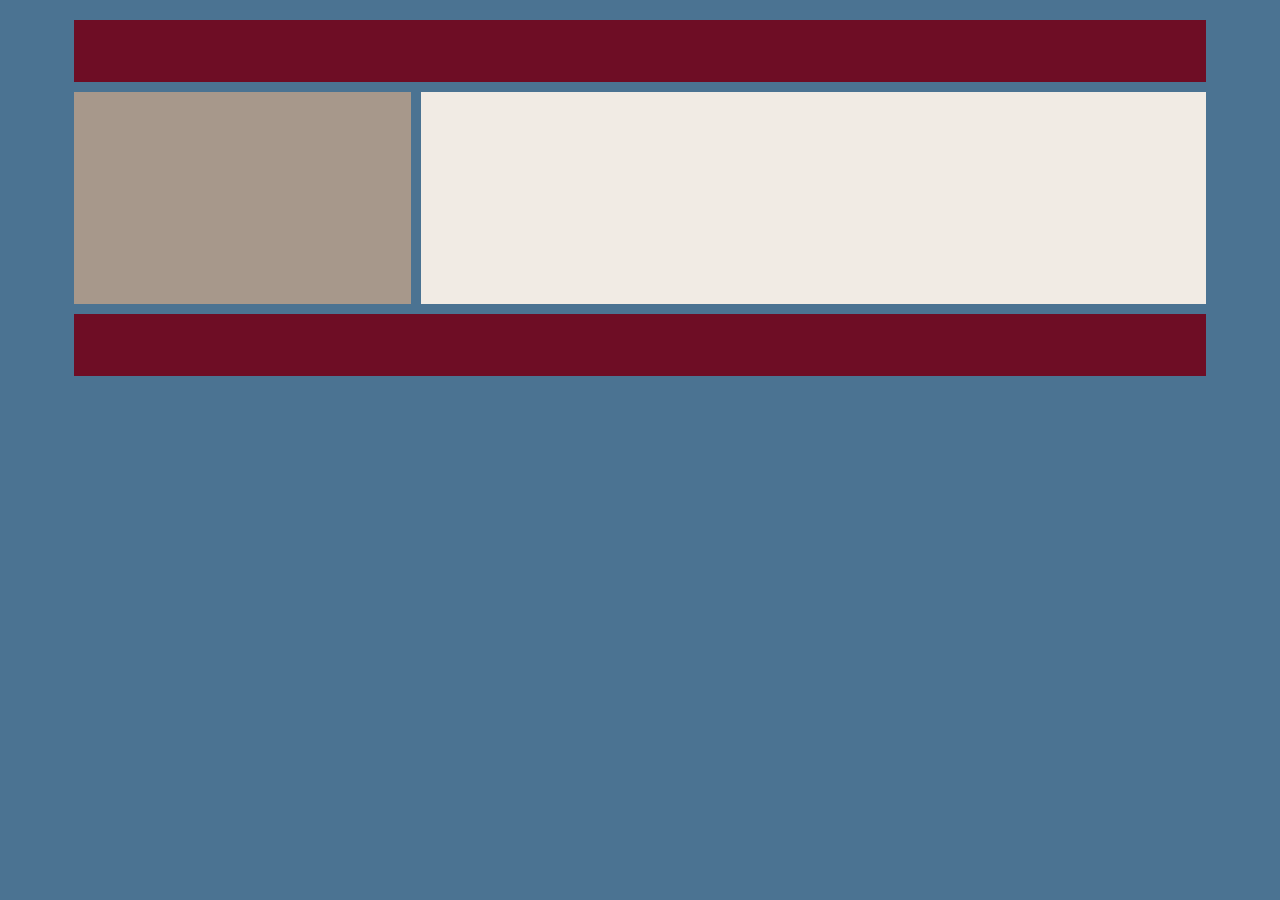
<file: img/Create Color Schemes, Test Color Combinations - Colorspire_files/web_layout_1.html>
<!DOCTYPE html PUBLIC "-//W3C//DTD HTML 4.01//EN" "http://www.w3.org/TR/html4/strict.dtd">
<html><head><meta http-equiv="Content-Type" content="text/html; charset=UTF-8">
<title>webpage layout 1</title>
<script type="text/javascript">
function change(id, color){document.getElementById(id).style.background=color;}
</script>
<style>
#cu1{background:#A13034;margin:0;padding:10px 0}
#cu2{background:#6E0D25}
#cu3{background:#A7988B}
#cu4{background:#F1EBE4}
#cu5{background:#6E0D25}
</style>
</head>
<body id="cu1" title="Color 1" style="background: rgb(75, 115, 146) none repeat scroll 0% 0%;">
<div align="center">
<table width="90%" height="360" cellspacing="10" border="0">
  <tbody><tr>
    <th id="cu2" title="Color 2" colspan="3" scope="row" height="60">&nbsp;</th>
  </tr>
  <tr>
    <th id="cu3" title="Color 3" scope="row" width="30%" height="210">&nbsp;</th>
    <td id="cu4" title="Color 4" colspan="2" width="70%">&nbsp;</td>
  </tr>
  <tr>
    <th id="cu5" title="Color 5" colspan="3" scope="row" height="60">&nbsp;</th>
  </tr>
</tbody></table>
</div>

</body></html>
</file>
<file: css/style.css>
@import url('https://fonts.googleapis.com/css2?family=Poppins&display=swap');
*{ 
    /* Remove any spacing */
    margin: 0;
    padding: 0;

    /* Remove any text decoration such as underline on link */
    text-decoration: none;  

    /* Other styling */
    scroll-behavior: smooth;
    box-sizing: border-box;
    list-style: none;               /* No style on any list. Aka remove the bullets or roman*/
    font-family: "Poppins", sans-serif;
    color: lavender;
}

@keyframes transitionIn{
    /* From location is gonna hide */
    from{
        opacity: 0;
        transform: rotateX(-10deg);
    }

    /* To location is gonna show */
    to{
        opacity: 1;
        transform: rotateX(0);
    }
}

:root{
    --background: #376384;
    --bannerColor: #49789C;
    --boxColor: #5C8DB2;
}

html{
    background: var(--background);
    color: lavender;
}

section{
    padding: 50px 100px;            /* Top left/right*/
}

.heading{
    display: flex;
    justify-content: center;
    padding: 1.4rem 0;
}

.heading h1{
    font-weight: 600;
    font-size: 30px;
    border-bottom: 2px solid #49C3D1;
}

header{
    background-color: var(--bannerColor);
    width: 100%;
    position: fixed;                /* Stays same place even if page is scrolled. */
    display: flex;
    z-index: 1000;                  /* Put the header at the front always */
    align-items: center;            /* Align the items in the center*/
    justify-content: space-between;
    padding: 18px 100px;
    box-shadow:  0 0.5rem 50rem rgba(0, 0, 0, 0.1);
}

/*********************/
/*********************/
/* Set up the banner */
/*********************/
/*********************/

/* Set up the logo */
.logo{
    text-transform: capitalize;     /* Allow capitalization of the first character*/
    font-size: 1.4rem;
    font-weight: 510;               /* Make the text bold */
    color: lavender;
}

/* Set up the navigation bar */
.navbar{
    display: flex;
}

.navbar a{
    font-size: 1rem;
    padding: 10px 20px;
    color: lavender;
    font-weight: 500;               /* Make the text bold */
}

header .navbar a:hover{             /* Setting the hover color for the list items*/
    background: var(--background);
    color: #fff;
    border-radius: 0.8rem;
}

/* Set up the menu icon*/
#menu-icon{
    font-size: 1.6rem;
    cursor: pointer;
    display: none;                  /* Hide the menu icon default*/
}   

/* Set certain assets when the the max-width is 768px */
@media (max-width: 768px){
    #menu-icon{
        display: initial;           /* Show the menu icon */
        color: lavender;
    }

    header .navbar{
        position: absolute;
        top: 100%;                  /* Top Position of drop-down*/
        left: 0;                    /* Left Positon of drop-down*/
        right: 0;                   /* Right Position of drop-down*/
        display: flex;
        flex-direction: column;     /* Put the navigation bar into a column */
        text-align: center;         /* Align the text to the center */
        background-color: #49789C;
        clip-path: polygon(0 0, 100% 0, 100% 0, 0 0);
        transition: 0.5s ease;
    }

    header .navbar.active{
        clip-path: polygon(0 0, 100% 0, 100% 100%, 0 100%);
    }

    .navbar a {
        margin: 1rem;
        padding: 1.5rem;
        display: block;
        background: #49C3D1;
        border-radius: 0.8rem;
    }

    .home{
        justify-content: center;
    }

    .home-text{
        max-width: 410px;
    }

    .contact-content{
        flex-direction: column;
    }
}

/*********************/
/*********************/
/*    Home Section   */
/*********************/
/*********************/

.home{
    width: 100%;
    animation: transitionIn 0.75s;  /* Animate in from another page */
}

.home-content{
    position: relative;
    width: 100%;
    min-height: 30rem;
    display: flex;
    align-items: center;
    flex-wrap: wrap;
    justify-content: center;
}

.home-text{
    max-width: 650px;
    margin: 20px 0;
}

.home-text h1{
    font-size: 45px;
    font-weight: 600;
    letter-spacing: var(--spacing);
    color: white;

}

.home-text p{
    font-size: 18px;
    padding: 5px 0px;
    text-transform: none;
    color: #B1B3BA; 
}

.profilePic{
    border-radius: 598rem;
    width: 320px;
    height: 320px;
    margin: 0 20px;
    vertical-align: top;
    padding: 7px;
    background: #5C8DB2;
}

/*********************/
/*********************/
/*      Skills       */
/*********************/
/*********************/

.skills{
    width: 100%;
    animation: transitionIn 0.75s;
}

.skills-text p{
    font-size: 16px;
    font-weight: 600px;
    margin: 1rem 0;
    text-align: center;
}

.skills-content{
    display: flex;
    align-items: center;
    justify-content: center;
    flex-wrap: wrap;
}

.skills-box{
    background: var(--boxColor);
    margin: 1rem 8px;
    height: 3.4rem;
    width: 350px;
    display: flex;
    justify-content: space-between;
    padding: 0 18px;
    border-radius: 0.8rem;
    border: none;
    outline: none;
    box-shadow: 0 4px 8px 0 rgba(0, 0, 0, 0.2), 0 7px 20px 0 rgba(0, 0, 0, 0.19);
}

.skills-box i{
    display: flex;
    align-items: center;
    font-size: 20px;
    font-weight: 600;
}

.skills-box h3{
    margin-left: 1rem;
    font-size: 20px;
    font-weight: 600;
}

.soft-skills-text p{
    font-size: 16px;
    font-weight: 600px;
    margin: 1rem 0;
    text-align: center;
}

.soft-skills-content{
    display: flex;
    align-items: center;
    justify-content: center;
    flex-wrap: wrap;
}

/*********************/
/*********************/
/*    Portfolio      */
/*********************/
/*********************/

.portfolio{
    width: 100%;
    animation: transitionIn 0.75s;
}

.portfolio-content{
    display: flex;
    align-items: center;
    justify-content: center;
    flex-wrap: wrap;
}

.p-box{
    display: flex;
    flex-direction: column;
    align-items: center;
    width: 300px;
    height: 300px;
    background-color: var(--boxColor);
    margin: 20px;
    padding: 20px;
    text-align: center;
    border-radius: 0.8rem;
    border: none;
    outline: none;
    cursor: pointer;
    transition: all .45s ease;
    box-shadow: 0 4px 8px 0 rgba(0, 0, 0, 0.2), 0 7px 20px 0 rgba(0, 0, 0, 0.19);
}

.p-box:hover{
    transform: scale(1.06);
    transition: all .45s ease;

}

.p-img{
    width: 70px;
    height: 70px;
}

.p-img img{
    width: 100%;
    height: 100%;
    border-radius: 0.8rem;
}

.p-box h2{
    margin: 10px 0;
}

.p-box p{
    font-weight: 400;
}

.portfolio-text p{
    font-size: 16px;
    font-weight: 600px;
    margin: 1rem 0;
    text-align: center;
}

.slideanim {
    visibility:hidden;
}
.slideanim.slide {                  
    visibility: visible;                  
    animation: expand 0.75s;
}

@keyframes expand {
    0% {
        opacity: 0;
        transform: scale(0);
    } 
    100% {
        opacity: 1;
        transform: scale(1.0);
    } 
}

/*********************/
/*********************/
/*    Contact        */
/*********************/
/*********************/

.contact-content{
    display: flex;
    align-items: center;
    justify-content: space-around;
}

.contact-info{
    max-width: 500px;
}

.contact-button{
    max-width: 100px;
    font-weight: 600;
    background: #49C3D1;
    color: #fff;
    text-transform: uppercase;
    letter-spacing: 1px;
    cursor: pointer;
}

.info-box{
    display: flex;
    align-items: center;
    margin: 1rem 0;
}

.info-box i{
    font-size: 20px;
    color: #49C3D1;
}

.info-box p{
    margin-left: 1rem;
    font-weight: 400;
}

.social{
    display: flex;
    align-items: center;
}

.social a{
    margin-right: 1rem;
}

form{
    max-width: 360px;
    margin-top: 4rem;
}

form input, 
form textarea{ 
    width: 100%;
    font-size: 14px;
    padding: 1rem;
    border-radius: 0.5rem;
    border: none;
    outline: none;
    margin-bottom: 12px;
    background-color: #5C8DB2;
    color: white;
    box-shadow: 0 4px 8px 0 rgba(0, 0, 0, 0.2), 0 7px 20px 0 rgba(0, 0, 0, 0.19);
}

form textarea{
    height: 200px;
    resize: none;
}

/*********************/
/*********************/
/*      Theme        */
/*********************/
/*********************/

#toggle:hover{
    cursor: pointer;
}

/*********************/
/*********************/
/*    Other          */
/*********************/
/*********************/

.copyright{
    padding: 20px;
    text-align: center;
    background: #49C3D1;
}

@media (max-width: 991px){
    header{
        padding: 15px 80px;
    }
    
    section{
        padding: 50px 80px;
    }
}

@media (max-width:820px){
    :root{
        --h1-font: 2rem;
        --h2-font: 1rem;
        --m-4: 1.4rem;
    }

    header{
        padding: 13px 65px;
    }

    section{
        padding: 50px 65px;
    }

    .p-box{
        flex: 1;
    }
}

@media (max-width:670px){
    header{
        padding: 10px 34px;
    }

    section{
        padding: 50px 34px;
    }   
}

@media (max-width: 360px){
    .home-text{
        max-width: 225px;
    }
}
</file>
<file: css/aboutStyle.css>
@import url('https://fonts.googleapis.com/css2?family=Poppins&display=swap');
*{ 
    /* Remove any spacing */
    margin: 0;  
    padding: 0;

    /* Remove any text decoration such as underline on link */
    text-decoration: none;  

    /* Other styling */
    scroll-behavior: smooth;
    box-sizing: border-box;
    list-style: none;               /* No style on any list. Aka remove the bullets or roman*/
    font-family: "Poppins", sans-serif;
    color: lavender;
}

/* Animation */
@keyframes transitionIn{
    /* From location is gonna hide */
    from{
        opacity: 0;
        transform: rotateX(-10deg);
    }

    /* To location is gonna show */
    to{
        opacity: 1;
        transform: rotateX(0);
    }
}

@-webkit-keyframes fade {
    from {opacity: .4}
    to {opacity: 1}
}
  
@keyframes fade {
    from {opacity: .4}
    to {opacity: 1}
}

:root{
    --background: #376384;
    --bannerColor: #49789C;
    --boxColor: #5C8DB2;
}

html{
    background: var(--background);
    color: lavender;
}

section{
    padding: 50px 100px;            /* Top left/right*/
}

.heading{
    display: flex;
    justify-content: center;
    padding: 1.4rem 0;
}

.heading h1{
    font-weight: 600;
    font-size: 30px; 
    border-bottom: 2px solid #49C3D1;
}

header{
    background-color: var(--bannerColor);
    width: 100%;
    position: fixed;                /* Stays same place even if page is scrolled. */
    display: flex;
    z-index: 1000;                  /* Put the header at the front always */
    align-items: center;            /* Align the items in the center*/
    justify-content: space-between;
    padding: 18px 100px;
    box-shadow:  0 0.5rem 50rem rgba(0, 0, 0, 0.1);
}

h1{
    font-size: 80px;
    font-weight: 600;
    letter-spacing: var(--spacing);
    color: white;
    margin-left: 5%;
}

/*********************/
/*********************/
/* Set up the banner */
/*********************/
/*********************/

/* Set up the logo */
.logo{
    text-transform: capitalize;     /* Allow capitalization of the first character*/
    font-size: 1.4rem;
    font-weight: 510;               /* Make the text bold */
    color: lavender;
}

/* Set up the navigation bar */
.navbar{
    display: flex;
}

.navbar a{
    font-size: 1rem;
    padding: 10px 20px;
    color: lavender;
    font-weight: 500;               /* Make the text bold */
}

header .navbar a:hover{             /* Setting the hover color for the list items*/
    background: var(--background);
    color: #fff;
    border-radius: 0.8rem;
}

/* Set up the menu icon*/
#menu-icon{
    font-size: 1.6rem;
    cursor: pointer;
    display: none;                  /* Hide the menu icon default*/
}   

/* Set certain assets when the the max-width is 768px */
@media (max-width: 768px){
    #menu-icon{
        display: initial;           /* Show the menu icon */
        color: lavender;
    }

    header .navbar{
        position: absolute;
        top: 100%;                  /* Top Position of drop-down*/
        left: 0;                    /* Left Positon of drop-down*/
        right: 0;                   /* Right Position of drop-down*/
        display: flex;
        flex-direction: column;     /* Put the navigation bar into a column */
        text-align: center;         /* Align the text to the center */
        background-color: #49789C;
        clip-path: polygon(0 0, 100% 0, 100% 0, 0 0);
        transition: 0.5s ease;
    }

    header .navbar.active{
        clip-path: polygon(0 0, 100% 0, 100% 100%, 0 100%);
    }

    .navbar a {
        margin: 1rem;
        padding: 1.5rem;
        display: block;
        background: #49C3D1;
        border-radius: 0.8rem;
    }

    .home{
        justify-content: center;
    }

    .home-text{
        max-width: 410px;
    }
}

/*********************/
/*********************/
/*    Bio          */
/*********************/
/*********************/

.bio{
    width: 100%;
    animation: transitionIn 0.75s;
}

.bio-text{
    margin: 4rem 0;
} 

.bio.tamuEng p{
    margin: 5px 0;
    width: 80%;
}

.bio-box{
    display: flex;
    flex-wrap: wrap;
    align-items: center;
    justify-content: center;
}

.service-text{
    padding: 0 15px;
    max-width: 700px;  
}

@media (max-width: 1230px){
    .service-text p, h2{
        text-align: center;
        max-width: 100%;
    }

    .service-text{
        display: flex;
        flex-wrap: wrap;
        align-content: center;
        justify-content: center;
    }
}


/* Hide all pictures when a certain size is met. Done to avoid conflict */
@media (max-width: 1231px){
    .bio-box img{
        display: none;
    }

    .bio-box p{
        padding: 0 0;
        max-width: 100%;
        font-size: 18px;
    }
    .bio-box h2{
        padding: 0 0;
    }

    .slideshow-container{
        display: none;
    }

    .navigation{
        display: none;
    }
}

/*********************/
/*********************/
/*    Image Slider   */
/*********************/
/*********************/

.slideshow-container{
    width: 280px;
    height: 280px;
    position: relative;
    margin: 0;
}

.navigation .prev {
    position: absolute;
    z-index: 10;
    font-size: 25px;
    top: 110%;
    left: 25%;
    font-weight: 700;
}
.navigation .next {
    left: 70%;
    position: absolute;
    font-size: 25px;
    z-index: 10;
    top: 110%;
}
.navigation .nav-btn {
    background: rgba(165, 165, 165, 0.4);
    cursor: pointer;
    border-radius: 50%;
    width: 20px;
    height: 20px;
    display: flex;
    justify-content: center;
    align-items: center;
    padding: 5px;
    box-shadow: 2px 2px 7px rgba(165, 165, 165, 0.4);
}
.navigation .nav-btn:hover {
    background: #376384;
    transition: 0.33s ease;
}

.slideshow{
    margin-top: 20px;
    transition: all 0.3s ease;
}

.slideshow img{
    width: 100%;
    transition: all 0.3s ease;
}

.item{
    position: absolute;
    display: none;
}

.main{
    display: block;
}

.fade{
    -webkit-animation-name: fade;
    -webkit-animation-duration: 1.5s;
    animation-name: fade;
    animation-duration: 1.5s;
}

/*********************/
/*********************/
/*      Theme        */
/*********************/
/*********************/

#toggle:hover{
    cursor: pointer; 
}

/*********************/
/*********************/
/*    Other          */
/*********************/
/*********************/

.copyright{
    padding: 20px;
    text-align: center;
    background: #49C3D1;
}


@media (max-width: 991px){
    header{
        padding: 15px 80px;
    }
    
    section{
        padding: 50px 80px;
    }
}

@media (max-width:820px){
    :root{
        --h1-font: 2rem;
        --h2-font: 1rem;
        --m-4: 1.4rem;
    }

    header{
        padding: 13px 65px;
    }

    section{
        padding: 50px 65px;
    }
}

@media (max-width:670px){
    header{
        padding: 10px 34px;
    }

    section{
        padding: 50px 34px;
    }   
}
</file>
<file: css/portfolioStyle.css>
@import url('https://fonts.googleapis.com/css2?family=Poppins&display=swap');
*{ 
    /* Remove any spacing */ 
    margin: 0; 
    padding: 0;

    /* Remove any text decoration such as underline on link */
    text-decoration: none;  

    /* Other styling */
    scroll-behavior: smooth;
    box-sizing: border-box;
    list-style: none;               /* No style on any list. Aka remove the bullets or roman*/
    font-family: "Poppins", sans-serif;
    color: lavender;
}

/* Animations */
@keyframes transitionIn{
    /* From location is gonna hide */
    from{
        opacity: 0;
        transform: rotateX(-10deg);
    }

    /* To location is gonna show */
    to{
        opacity: 1;
        transform: rotateX(0);
    }
}


:root{
    --background: #376384;
    --bannerColor: #49789C;
    --boxColor: #5C8DB2;
}

html{
    background: var(--background);
    color: lavender;
}
section{
    padding: 50px 100px;            /* Top left/right*/
}

.heading{
    display: flex;
    justify-content: center;
    padding: 1.4rem 0;
}

.heading h1{
    font-weight: 600;
    font-size: 30px;
    border-bottom: 2px solid #49C3D1;
}

header{
    background-color: var(--bannerColor);
    width: 100%;
    position: fixed;                /* Stays same place even if page is scrolled. */
    display: flex;
    z-index: 1000;                  /* Put the header at the front always */
    align-items: center;            /* Align the items in the center*/
    justify-content: space-between;
    padding: 18px 100px;
    box-shadow:  0 0.5rem 50rem rgba(0, 0, 0, 0.1);
}

h1{
    font-size: 80px;
    font-weight: 600;
    letter-spacing: var(--spacing);
    color: white;
}

/*********************/
/*********************/
/* Set up the banner */
/*********************/
/*********************/

/* Set up the logo */
.logo{
    text-transform: capitalize;     /* Allow capitalization of the first character*/
    font-size: 1.4rem;
    font-weight: 510;               /* Make the text bold */
    color: lavender;
}

/* Set up the navigation bar */
.navbar{
    display: flex;
}

.navbar a{
    font-size: 1rem;
    padding: 10px 20px;
    color: lavender;
    font-weight: 500;               /* Make the text bold */
}

header .navbar a:hover{             /* Setting the hover color for the list items*/
    background: var(--background);
    color: #fff;
    border-radius: 0.8rem;
}

/* Set up the menu icon*/
#menu-icon{
    font-size: 1.6rem;
    cursor: pointer;
    display: none;                  /* Hide the menu icon default*/
}   

/* Set certain assets when the the max-width is 768px */
@media (max-width: 768px){
    #menu-icon{
        display: initial;           /* Show the menu icon */
        color: lavender;
    }

    header .navbar{
        position: absolute;
        top: 100%;                  /* Top Position of drop-down*/
        left: 0;                    /* Left Positon of drop-down*/
        right: 0;                   /* Right Position of drop-down*/
        display: flex;
        flex-direction: column;     /* Put the navigation bar into a column */
        text-align: center;         /* Align the text to the center */
        background-color: #49789C;
        clip-path: polygon(0 0, 100% 0, 100% 0, 0 0);
        transition: 0.5s ease;
    }

    header .navbar.active{
        clip-path: polygon(0 0, 100% 0, 100% 100%, 0 100%);
    }

    .navbar a {
        margin: 1rem;
        padding: 1.5rem;
        display: block;
        background: #49C3D1;
        border-radius: 0.8rem;
    }

    .home{
        justify-content: center;
    }

    .home-text{
        max-width: 410px;
    }

    .contact-content{
        flex-direction: column;
    }
}

/*********************/
/*********************/
/*    Portfolio      */
/*********************/
/*********************/

.projects{
    width: 100%;
    animation: transitionIn 0.75s; 
}

.projects-content{
    margin: 4rem 0;
    display: flex;
    flex-direction: column;
    align-items: center;
    justify-content: center;
    flex-wrap: wrap;
}

.projects-box{
    max-height: auto;
    margin: 1.5rem 0;
    padding: 10px 10px;
    display: flex; 
    flex-wrap: wrap;
    align-items: center;
    justify-content: center;
    
    max-width: 70%;
    background: #5C8DB2;
    border-radius: 1rem;
    transition: all .55s ease;
    box-shadow: 0 4px 8px 0 rgba(0, 0, 0, 0.2), 0 6px 20px 0 rgba(60, 60, 60, 0.19);
}


.projects-box:hover{
    transform: scale(1.05);
    cursor: pointer;
    transition: all .45s ease;
}

.box-texts{
    max-width: 80%;
    margin: 0 30px;
}

ul.learned li{
    margin: 0 15px;
    list-style-type: circle;
}

@media (max-width: 1495px){ 

    .projects-box{
        max-width: 100%;
    }
}


/*********************/
/*********************/
/*    Dots           */
/*********************/
/*********************/
.dot {
    cursor: pointer;
    height: 15px;
    width: 15px;
    margin: 0 2px;

    border-radius: 50%;
    display: inline-block;
    transition: background-color 0.6s ease;
}

.active, .dot:hover {
    color: #49C3D1;
}

/*********************/
/*********************/
/*    Other          */
/*********************/
/*********************/

.copyright{
    padding: 20px;
    text-align: center;
    background: #49C3D1;
}

#toggle:hover{
    cursor: pointer;
}

@media (max-width: 991px){
    header{
        padding: 15px 80px;
    } 
    
    section{
        padding: 50px 80px;
    }
}

@media (max-width:820px){
    :root{
        --h1-font: 2rem;
        --h2-font: 1rem;
        --m-4: 1.4rem;
    }

    header{
        padding: 13px 65px;
    }

    section{
        padding: 50px 65px;
    }
}

@media (max-width:670px){
    header{
        padding: 10px 34px;
    }

    section{
        padding: 50px 34px;
    }   
}
</file>
<file: css/professional.css>
@import url('https://fonts.googleapis.com/css2?family=Poppins&display=swap');
*{ 
    /* Remove any spacing */
    margin: 0;  
    padding: 0;

    /* Remove any text decoration such as underline on link */
    text-decoration: none;  

    /* Other styling */
    scroll-behavior: smooth;
    box-sizing: border-box;
    list-style: none;               /* No style on any list. Aka remove the bullets or roman*/
    font-family: "Poppins", sans-serif;
    color: lavender;
}

@-webkit-keyframes transitionIn{
    /* From location is gonna hide */
    from{
        opacity: 0;
        transform: rotateX(-10deg);
    }

    /* To location is gonna show */
    to{
        opacity: 1;
        transform: rotateX(0);
    }
}

:root{
    --background: #376384;
    --bannerColor: #49789C;
    --boxColor: #5C8DB2;
}

html{
    background: var(--background);
    color: lavender;
}

section{
    padding: 50px 100px;            /* Top left/right*/
}

.heading{
    display: flex;
    justify-content: center;
    padding: 1.4rem 0;
}

.heading h1{
    font-weight: 600;
    font-size: 30px;
    border-bottom: 2px solid #49C3D1;
}

header{
    background-color: var(--bannerColor);
    width: 100%;
    position: fixed;                /* Stays same place even if page is scrolled. */
    display: flex;
    z-index: 1000;                  /* Put the header at the front always */
    align-items: center;            /* Align the items in the center*/
    justify-content: space-between;
    padding: 18px 100px;
    box-shadow:  0 0.5rem 50rem rgba(0, 0, 0, 0.1);
}

h1{
    font-size: 80px;
    font-weight: 600;
    letter-spacing: var(--spacing);
    color: white;
}


/*********************/
/*********************/
/* Set up the banner */
/*********************/
/*********************/

/* Set up the logo */
.logo{
    text-transform: capitalize;     /* Allow capitalization of the first character*/
    font-size: 1.4rem;
    font-weight: 510;               /* Make the text bold */
    color: lavender;
}

/* Set up the navigation bar */
.navbar{
    display: flex;
}

.navbar a{
    font-size: 1rem;
    padding: 10px 20px;
    color: lavender;
    font-weight: 500;               /* Make the text bold */
}

header .navbar a:hover{             /* Setting the hover color for the list items*/
    background: var(--background);
    color: #fff;
    border-radius: 0.8rem;
}

/* Set up the menu icon*/
#menu-icon{
    font-size: 1.6rem;
    cursor: pointer;
    display: none;                  /* Hide the menu icon default*/
}   

/* Set certain assets when the the max-width is 768px */
@media (max-width: 768px){
    #menu-icon{
        display: initial;           /* Show the menu icon */
        color: lavender;
    }

    header .navbar{
        position: absolute;
        top: 100%;                  /* Top Position of drop-down*/
        left: 0;                    /* Left Positon of drop-down*/
        right: 0;                   /* Right Position of drop-down*/
        display: flex;
        flex-direction: column;     /* Put the navigation bar into a column */
        text-align: center;         /* Align the text to the center */
        background-color: #49789C;
        clip-path: polygon(0 0, 100% 0, 100% 0, 0 0);
        transition: 0.5s ease;
    }

    header .navbar.active{
        clip-path: polygon(0 0, 100% 0, 100% 100%, 0 100%);
    }

    .navbar a { 
        margin: 1rem;
        padding: 1.5rem;
        display: block;
        background: #49C3D1;
        border-radius: 0.8rem;
    }

    .home{
        justify-content: center;
    }

    .home-text{
        max-width: 410px;
    }
}

/*********************/
/*********************/
/*   Prof. Content   */
/*********************/
/*********************/

.technical-exp{
    width: 100%;
    -webkit-animation: transitionIn 0.75s;
}

.technical-text{
    margin: 4rem 0;
}


.technical-box{
    display: flex;
    flex-wrap: wrap;
    align-items: center;
    justify-content: center;
}

.service-text{
    max-width: 700px;  
}

.resume-container{
    width: 100%;
    height: 40px;
    text-align: center;
}

.resume{
    width: 200px;
    background: #49C3D1;
    padding: 7px 7px;
    border-radius: 0.8rem;
}

/*********************/
/*********************/
/*      Theme        */
/*********************/
/*********************/

#toggle:hover{
    cursor: pointer;
}

/*********************/
/*********************/
/*    Other          */
/*********************/ 
/*********************/

.copyright{
    padding: 20px;
    text-align: center;
    background: #49C3D1;
}

@media (max-width: 991px){
    header{
        padding: 15px 80px;
    }
    
    section{
        padding: 50px 80px;
    }

    h1{
        font-size: 60px;
    }
}

@media (max-width:820px){
    :root{
        --h1-font: 2rem;
        --h2-font: 1rem;
        --m-4: 1.4rem;
    }

    header{
        padding: 13px 65px;
    }

    section{
        padding: 50px 65px;
    }
}

@media (max-width:670px){
    header{
        padding: 10px 34px;
    }

    section{
        padding: 50px 34px;
    }   

    h1{
        font-size: 40px;
    }
}
</file>
<file: css/secret.css>
@import url('https://fonts.googleapis.com/css2?family=Poppins&display=swap');
*{ 
    /* Remove any spacing */
    margin: 0;
    padding: 0;

    /* Other styling */
    scroll-behavior: smooth;
    box-sizing: border-box;
    list-style: none;               /* No style on any list. Aka remove the bullets or roman*/
    font-family: "Poppins", sans-serif;
    color: lavender;
}

html{
    background: #376384;
    color: lavender;
}

.mainText{
    text-align: center; 
    margin: 100px 0;
}
</file>
<file: css/service.css>
@import url('https://fonts.googleapis.com/css2?family=Poppins&display=swap');
*{ 
    /* Remove any spacing */
    margin: 0;  
    padding: 0;

    /* Remove any text decoration such as underline on link */
    text-decoration: none;  

    /* Other styling */ 
    scroll-behavior: smooth;
    box-sizing: border-box;
    list-style: none;               /* No style on any list. Aka remove the bullets or roman*/
    font-family: "Poppins", sans-serif;
    color: lavender;
}

@-webkit-keyframes transitionIn{
    /* From location is gonna hide */
    from{
        opacity: 0;
        transform: rotateX(-10deg);
    }

    /* To location is gonna show */
    to{
        opacity: 1;
        transform: rotateX(0);
    }
}

:root{
    --background: #376384;
    --bannerColor: #49789C;
    --boxColor: #5C8DB2;
}

html{
    background: var(--background);
    color: lavender;
}

section{
    padding: 50px 100px;            /* Top left/right*/
}

.heading{
    display: flex;
    justify-content: center;
    padding: 1.4rem 0;
}

.heading h1{
    font-weight: 600;
    font-size: 30px;
    border-bottom: 2px solid #49C3D1;
}

header{
    background-color: var(--bannerColor);
    width: 100%;
    position: fixed;                /* Stays same place even if page is scrolled. */
    display: flex;
    z-index: 1000;                  /* Put the header at the front always */
    align-items: center;            /* Align the items in the center*/
    justify-content: space-between;
    padding: 18px 100px;
    box-shadow:  0 0.5rem 50rem rgba(0, 0, 0, 0.1);
}

h1{
    font-size: 80px;
    font-weight: 600;
    letter-spacing: var(--spacing);
    color: white;
}

/*********************/
/*********************/
/* Set up the banner */
/*********************/
/*********************/

/* Set up the logo */
.logo{
    text-transform: capitalize;     /* Allow capitalization of the first character*/
    font-size: 1.4rem;
    font-weight: 510;               /* Make the text bold */
    color: lavender;
}

/* Set up the navigation bar */
.navbar{
    display: flex;
}

.navbar a{
    font-size: 1rem;
    padding: 10px 20px;
    color: lavender;
    font-weight: 500;               /* Make the text bold */
}

header .navbar a:hover{             /* Setting the hover color for the list items*/
    background: var(--background);
    color: #fff;
    border-radius: 0.8rem;
}

/* Set up the menu icon*/
#menu-icon{
    font-size: 1.6rem;
    cursor: pointer;
    display: none;                  /* Hide the menu icon default*/
}   

/* Set certain assets when the the max-width is 768px */
@media (max-width: 768px){
    #menu-icon{
        display: initial;           /* Show the menu icon */
        color: lavender;
    }

    header .navbar{
        position: absolute;
        top: 100%;                  /* Top Position of drop-down*/
        left: 0;                    /* Left Positon of drop-down*/
        right: 0;                   /* Right Position of drop-down*/
        display: flex;
        flex-direction: column;     /* Put the navigation bar into a column */
        text-align: center;         /* Align the text to the center */
        background-color: #49789C;
        clip-path: polygon(0 0, 100% 0, 100% 0, 0 0);
        transition: 0.5s ease;
    }

    header .navbar.active{
        clip-path: polygon(0 0, 100% 0, 100% 100%, 0 100%);
    }

    .navbar a { 
        margin: 1rem;
        padding: 1.5rem;
        display: block;
        background: #49C3D1;
        border-radius: 0.8rem;
    }

    .home{
        justify-content: center;
    }

    .home-text{
        max-width: 410px;
    }
}

/*********************/
/*********************/
/*    TamuEng        */
/*********************/
/*********************/

.tamuEng{
    width: 100%;
    -webkit-animation: transitionIn 0.75s;
}

.tamuEng-text{
    margin: 4rem 0;
} 

.tamuEng p{
    margin: 5px 0;
    width: 80%;
}

.service-box{
    display: flex;
    flex-wrap: wrap;
    align-items: center;
    justify-content: center;
}

.service-text{
    padding: 0 15px;
    max-width: 700px;  
}

@media (max-width: 1180px){
    .service-text p, h2{
        text-align: center;
        max-width: 100%;
    }

    .service-text{
        display: flex;
        flex-wrap: wrap;
        align-content: center;
        justify-content: center;
    }
}

/*********************/
/*********************/
/*    Button         */ 
/*********************/
/*********************/

button{
    background: rgba(255, 255, 255, 0);
    padding: 0;
    border: none;
    font-size: 16px;
}

button:hover{
    cursor: pointer;
}

/*********************/
/*********************/
/*    Other          */ 
/*********************/
/*********************/

footer{
    -webkit-animation: transitionIn 0.75s;
    position: fixed;
    bottom: 0;
    width: 100%;
    background: #49C3D1;
}
.copyright p{
    position: absolute;
    width: 100%;
    padding: 20px;
    text-align: center;
    background: #49C3D1;
    bottom: 0;
}

@media (max-width: 991px){
    header{
        padding: 15px 80px;
    }
    
    section{
        padding: 50px 80px;
    }
}

@media (max-width:820px){
    :root{
        --h1-font: 2rem;
        --h2-font: 1rem;
        --m-4: 1.4rem;
    }

    header{
        padding: 13px 65px;
    }

    section{
        padding: 50px 65px;
    }
}

@media (max-width:670px){
    header{
        padding: 10px 34px;
    }

    section{
        padding: 50px 34px;
    }   
}
</file>
